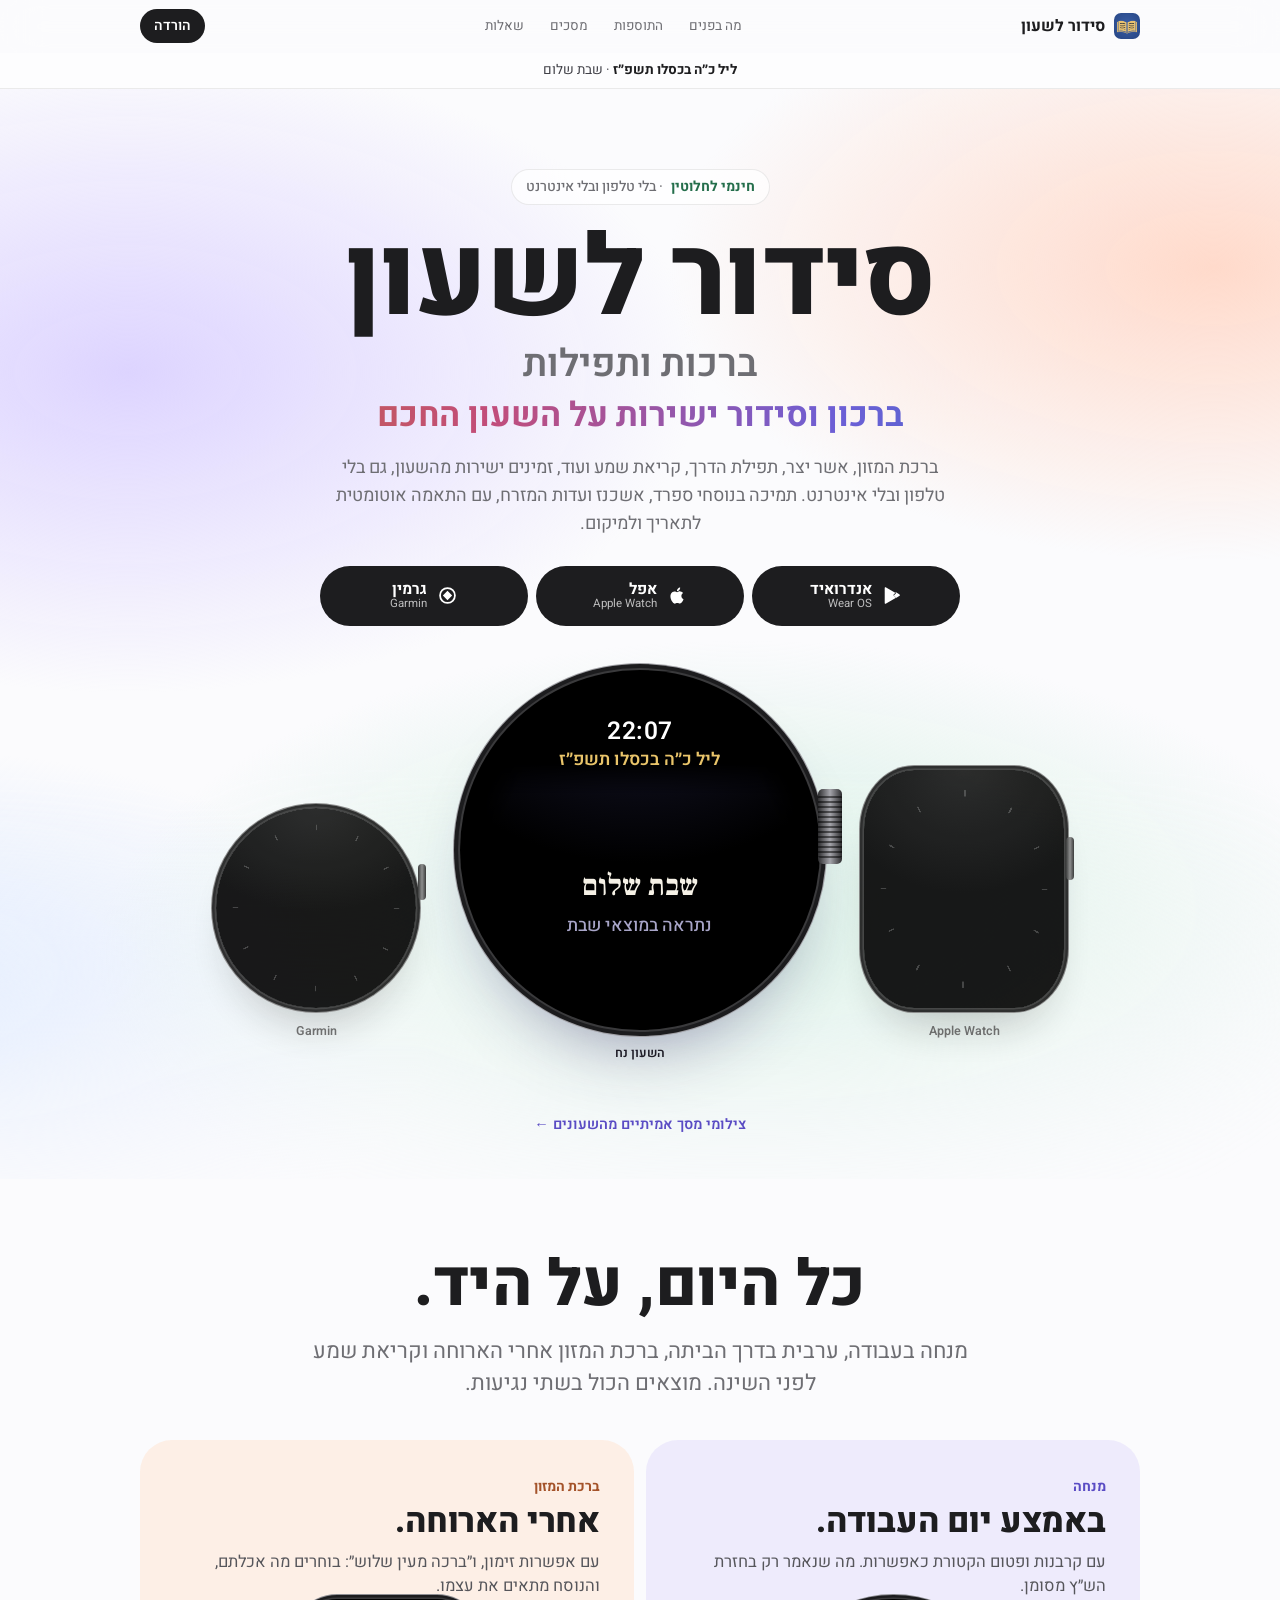
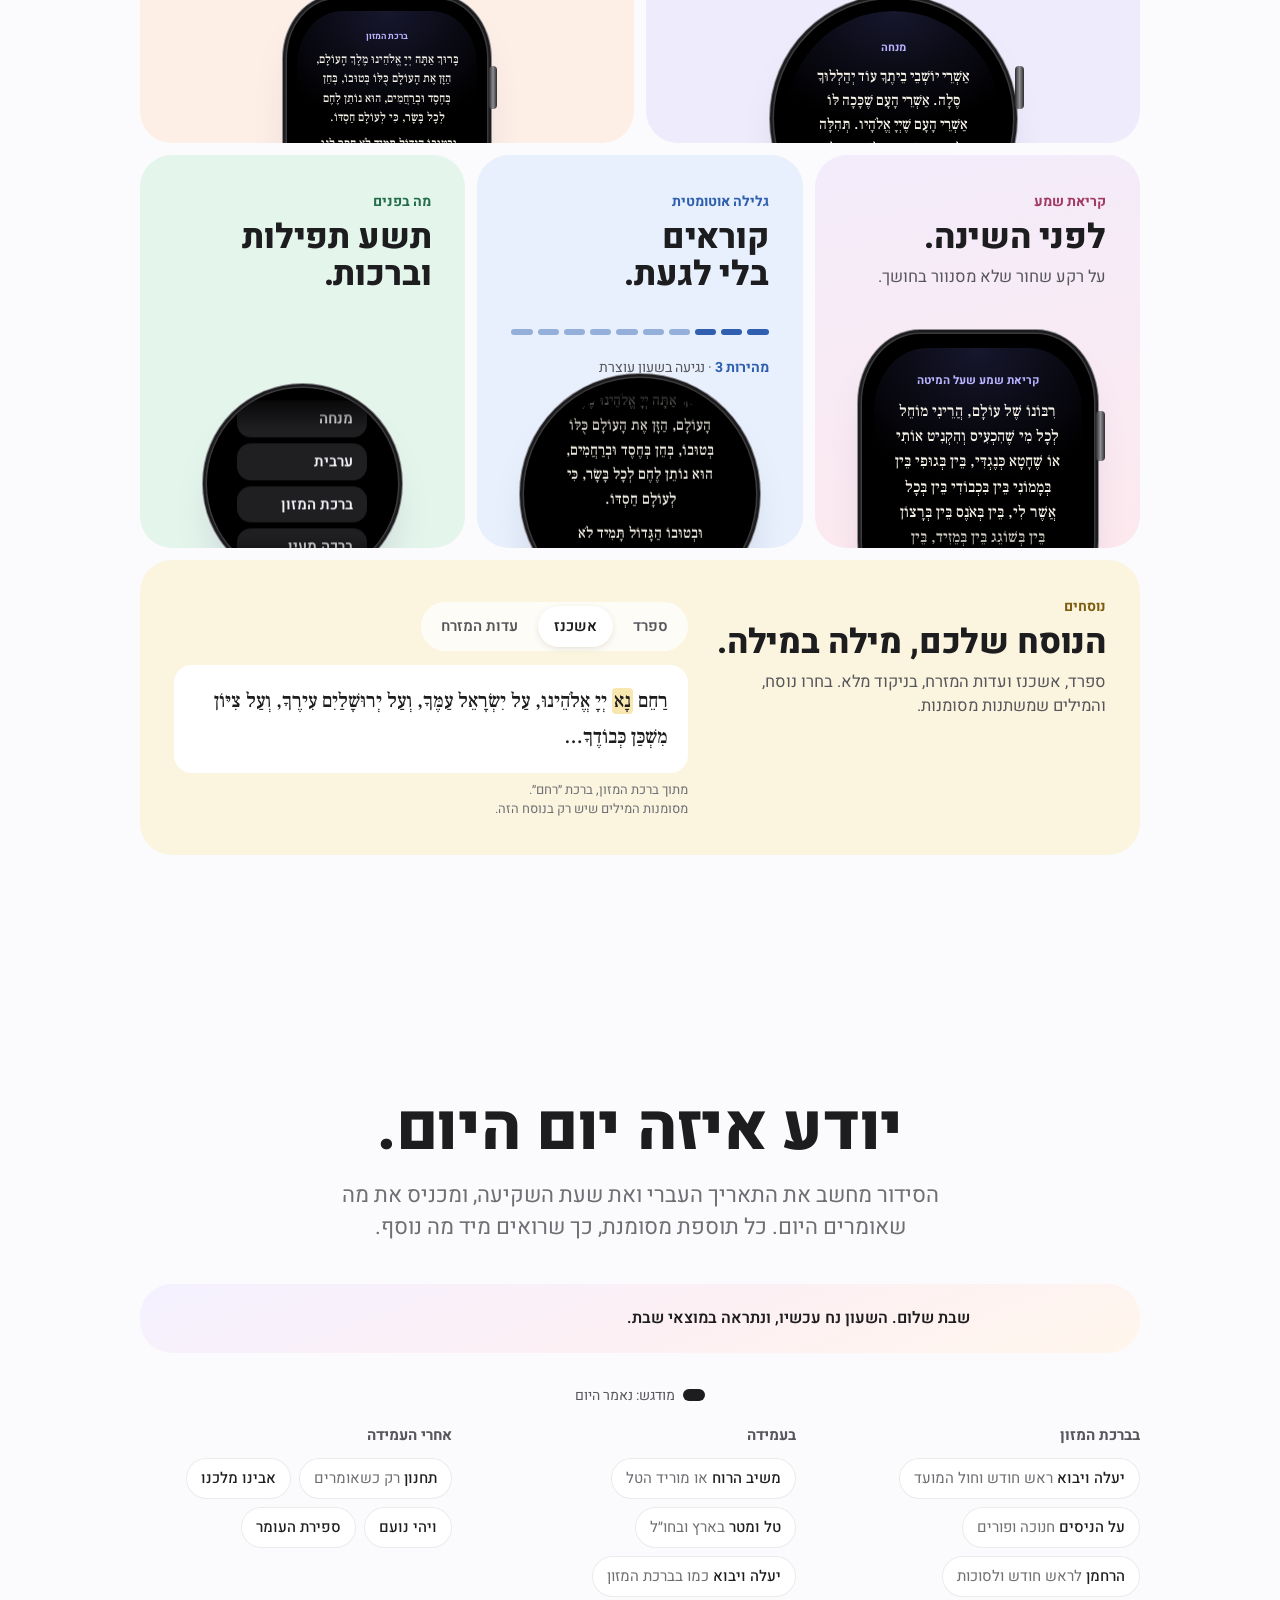
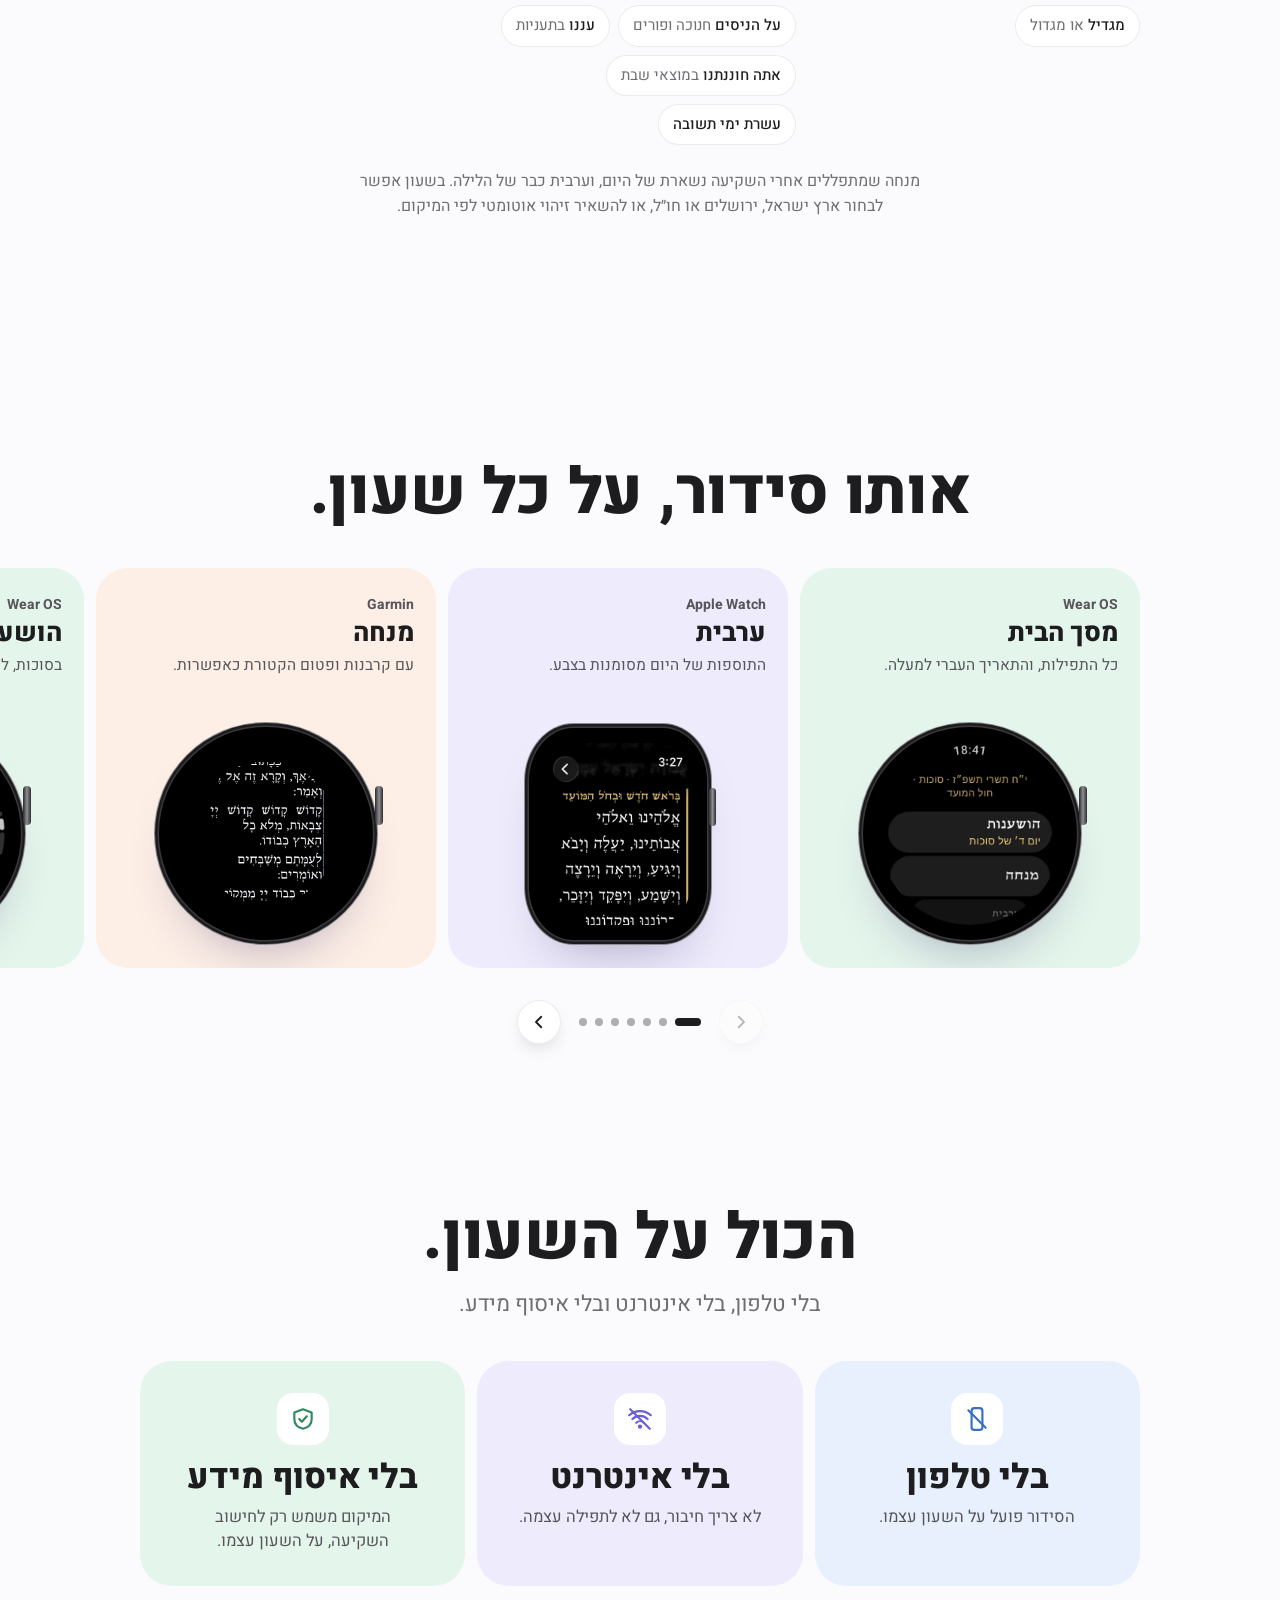
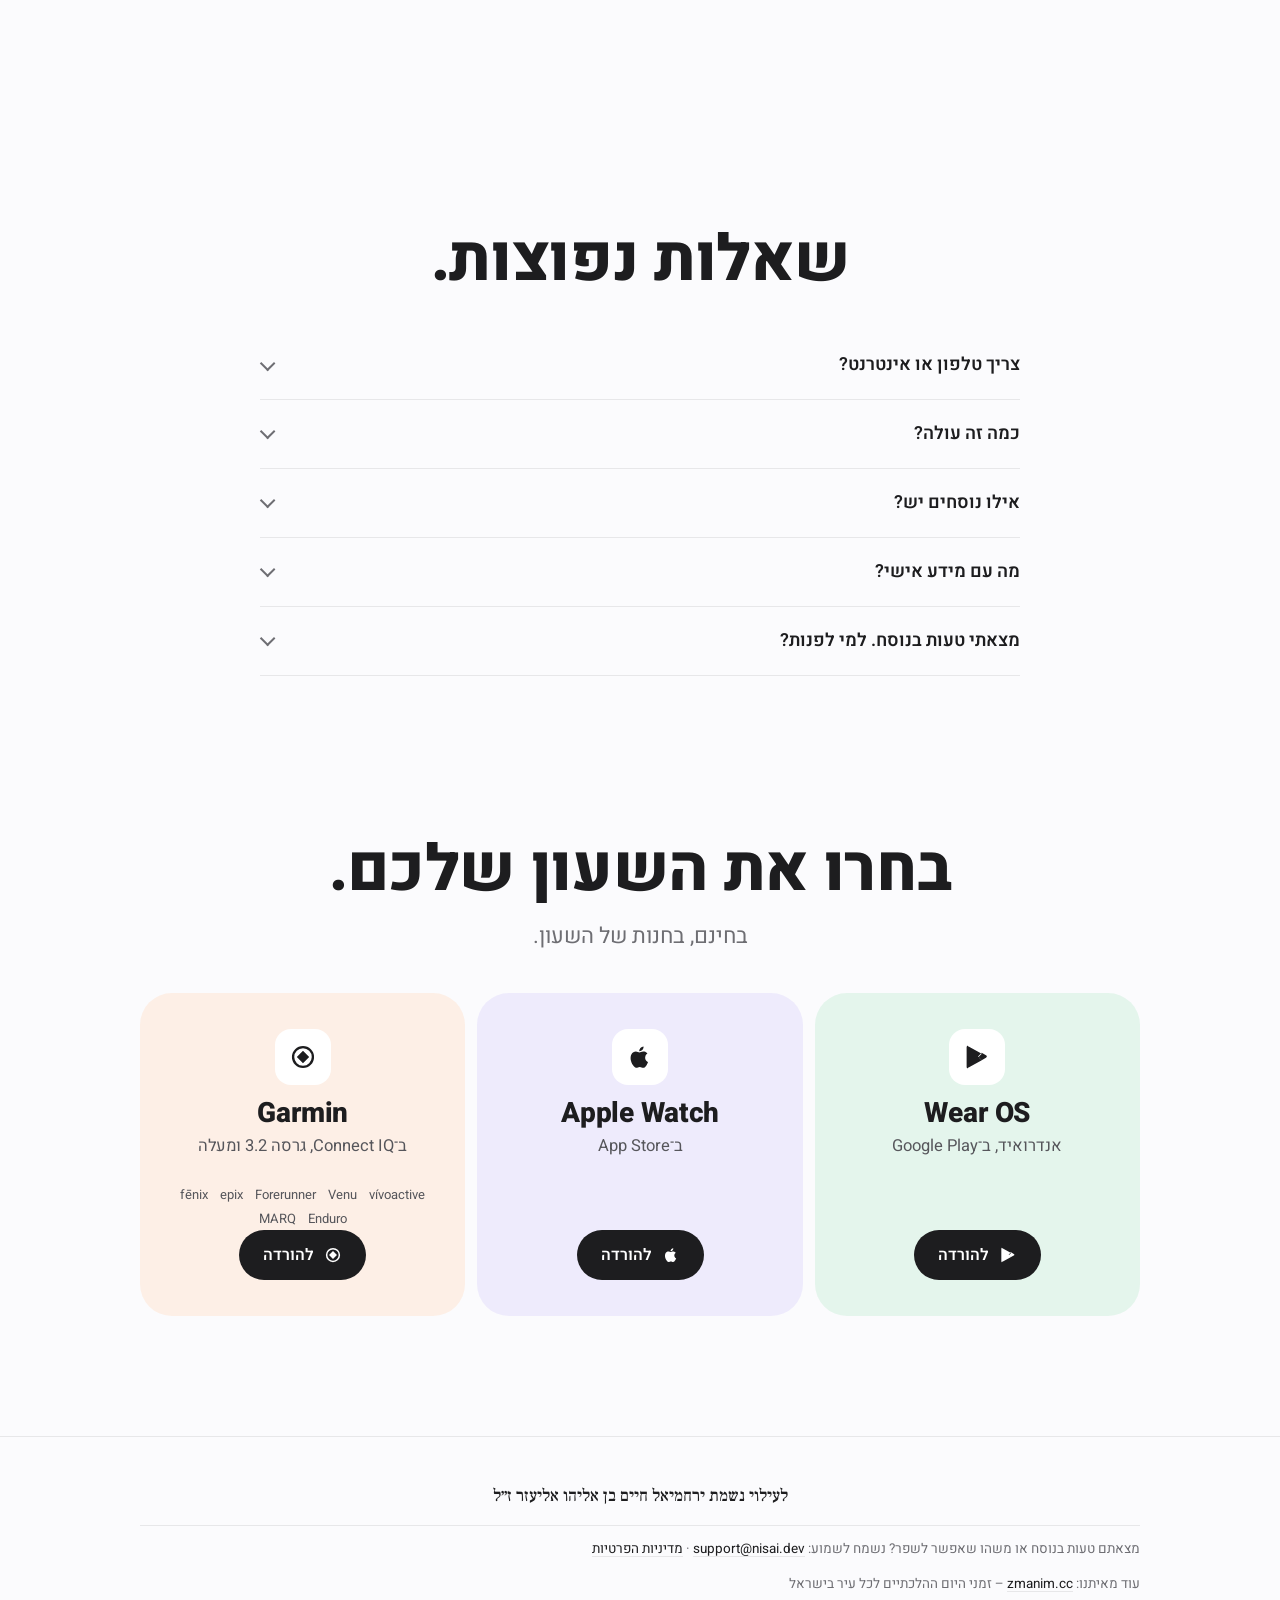
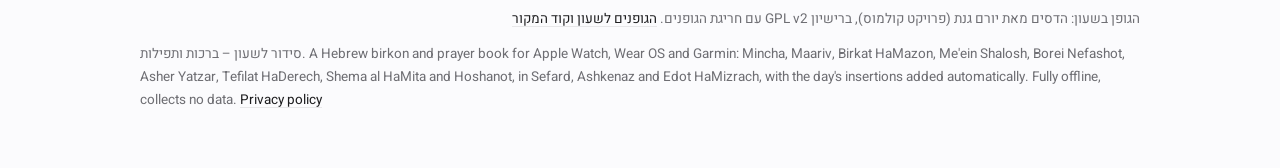
<file: index.html>
<!doctype html>
<html lang="he" dir="rtl">
<head>
<meta charset="utf-8">
<meta name="viewport" content="width=device-width, initial-scale=1, viewport-fit=cover">
<title>סידור לשעון – ברכות ותפילות</title>
<meta name="description" content="ברכון וסידור ישירות על השעון החכם: ברכת המזון, אשר יצר, תפילת הדרך, קריאת שמע ועוד, גם בלי טלפון ובלי אינטרנט. נוסחי ספרד, אשכנז ועדות המזרח. חינמי לחלוטין, ל־Apple Watch, Wear OS ו־Garmin.">
<meta property="og:title" content="סידור לשעון – ברכות ותפילות">
<meta property="og:description" content="ברכון וסידור ישירות על השעון החכם. Apple Watch, Wear OS ו־Garmin.">
<meta property="og:type" content="website">
<meta property="og:locale" content="he_IL">
<meta property="og:url" content="https://sidur.app/">
<meta name="twitter:card" content="summary_large_image">
<link rel="canonical" href="https://sidur.app/">
<meta property="og:image" content="https://sidur.app/assets/og.jpg">
<meta property="og:image:width" content="1200">
<meta property="og:image:height" content="630">
<meta property="og:image:alt" content="סידור לשעון: ברכון וסידור ישירות על השעון החכם">
<meta name="theme-color" content="#fbfbfd" id="themecolor">
<link rel="icon" href="assets/icon-96.png">
<link rel="apple-touch-icon" href="assets/icon.png">
<link rel="preload" href="assets/fonts/heebo-hebrew.woff2" as="font" type="font/woff2" crossorigin>
<link rel="preload" href="assets/fonts/frankruhl-hebrew.woff2" as="font" type="font/woff2" crossorigin>
<style>
@font-face { font-family: 'Frank Ruhl Libre'; font-style: normal; font-weight: 300 900; font-display: swap; src: url(assets/fonts/frankruhl-hebrew.woff2) format('woff2'); unicode-range: U+0307-0308, U+0590-05FF, U+200C-2010, U+20AA, U+25CC, U+FB1D-FB4F; }
@font-face { font-family: 'Frank Ruhl Libre'; font-style: normal; font-weight: 300 900; font-display: swap; src: url(assets/fonts/frankruhl-latin-ext.woff2) format('woff2'); unicode-range: U+0100-02BA, U+02BD-02C5, U+02C7-02CC, U+02CE-02D7, U+02DD-02FF, U+0304, U+0308, U+0329, U+1D00-1DBF, U+1E00-1E9F, U+1EF2-1EFF, U+2020, U+20A0-20AB, U+20AD-20C0, U+2113, U+2C60-2C7F, U+A720-A7FF; }
@font-face { font-family: 'Frank Ruhl Libre'; font-style: normal; font-weight: 300 900; font-display: swap; src: url(assets/fonts/frankruhl-latin.woff2) format('woff2'); unicode-range: U+0000-00FF, U+0131, U+0152-0153, U+02BB-02BC, U+02C6, U+02DA, U+02DC, U+0304, U+0308, U+0329, U+2000-206F, U+20AC, U+2122, U+2191, U+2193, U+2212, U+2215, U+FEFF, U+FFFD; }
@font-face { font-family: 'Heebo'; font-style: normal; font-weight: 400 800; font-display: swap; src: url(assets/fonts/heebo-hebrew.woff2) format('woff2'); unicode-range: U+0307-0308, U+0590-05FF, U+200C-2010, U+20AA, U+25CC, U+FB1D-FB4F; }
@font-face { font-family: 'Heebo'; font-style: normal; font-weight: 400 800; font-display: swap; src: url(assets/fonts/heebo-latin-ext.woff2) format('woff2'); unicode-range: U+0100-02BA, U+02BD-02C5, U+02C7-02CC, U+02CE-02D7, U+02DD-02FF, U+0304, U+0308, U+0329, U+1D00-1DBF, U+1E00-1E9F, U+1EF2-1EFF, U+2020, U+20A0-20AB, U+20AD-20C0, U+2113, U+2C60-2C7F, U+A720-A7FF; }
@font-face { font-family: 'Heebo'; font-style: normal; font-weight: 400 800; font-display: swap; src: url(assets/fonts/heebo-latin.woff2) format('woff2'); unicode-range: U+0000-00FF, U+0131, U+0152-0153, U+02BB-02BC, U+02C6, U+02DA, U+02DC, U+0304, U+0308, U+0329, U+2000-206F, U+20AC, U+2122, U+2191, U+2193, U+2212, U+2215, U+FEFF, U+FFFD; }
:root{
  --bg:#fbfbfd; --ink:#1d1d1f; --muted:#6e6e73; --hair:rgba(0,0,0,.08);
  --lav:#eeebfc; --lav-d:#5a4cc4; --mint:#e4f5ec; --mint-d:#246e4b; --peach:#fdefe6; --peach-d:#a4532a;
  --sky:#e7f0fc; --sky-d:#2f5fae; --butter:#fbf5df; --butter-d:#7d5e10; --rose:#fcebf1; --rose-d:#a33a63;
  --g:20px; --r:28px;
  --sans:'Heebo',-apple-system,'SF Pro Text','Segoe UI',Arial,sans-serif;
  --serif:'Frank Ruhl Libre','Times New Roman',serif;
  --ease:cubic-bezier(.16,1,.3,1);
}
*{box-sizing:border-box}
html{-webkit-text-size-adjust:100%;scroll-behavior:smooth;scroll-padding-top:60px}
body{margin:0;background:var(--bg);color:var(--ink);font:400 17px/1.55 var(--sans);-webkit-font-smoothing:antialiased;overflow-x:clip}
h1,h2,h3,p,ul,figure{margin:0}
ul{padding:0;list-style:none}
a{color:inherit;text-decoration:none}
button{font:inherit;color:inherit;background:none;border:0;padding:0;cursor:pointer}
:focus-visible{outline:2px solid var(--lav-d);outline-offset:3px;border-radius:8px}
svg.i{width:1em;height:1em;fill:currentColor;flex:none}
.wrap{max-width:1080px;margin-inline:auto;padding-inline:var(--g)}
.center{text-align:center}
h2{font-weight:800;font-size:clamp(34px,9vw,64px);line-height:1.08;letter-spacing:-.005em;text-wrap:balance}
.sub{color:var(--muted);font-size:clamp(18px,4.6vw,22px);line-height:1.45;margin-top:16px;text-wrap:pretty}
.center .sub,.privacy .sub{margin-inline:auto;max-width:30em}

/* ---------- nav ---------- */
.nav{position:sticky;top:0;z-index:50;background:rgba(251,251,253,.78);backdrop-filter:saturate(180%) blur(20px);-webkit-backdrop-filter:saturate(180%) blur(20px);border-bottom:1px solid transparent;transition:border-color .3s}
.nav.lined{border-bottom-color:var(--hair)}
.nav .in{height:52px;display:flex;align-items:center;justify-content:space-between}
.brand{display:flex;align-items:center;gap:9px;font-weight:700;font-size:16px}
.brand img{width:26px;height:26px;border-radius:7px}
.nav ul{display:none}
.nav.sb .get{opacity:0;pointer-events:none}
.nav .get{transition:opacity .3s;font-size:14px;font-weight:600;padding:6px 14px;border-radius:99px;background:var(--ink);color:#fff}

/* ---------- hero ---------- */
.hero{position:relative;padding-top:44px;overflow:hidden;text-align:center;isolation:isolate}
.hero::before{content:"";position:absolute;inset:-10% -30% auto;height:120%;z-index:-1;
  background:radial-gradient(40% 35% at 25% 30%,#ddd4ff 0%,transparent 70%),radial-gradient(38% 32% at 78% 22%,#ffdacb 0%,transparent 70%),radial-gradient(45% 35% at 55% 75%,#cfeedf 0%,transparent 70%),radial-gradient(35% 30% at 15% 80%,#d4e4ff 0%,transparent 70%);
  -webkit-mask-image:linear-gradient(#000 60%,#0000);mask-image:linear-gradient(#000 60%,#0000);animation:drift 22s ease-in-out infinite alternate}
@keyframes drift{to{transform:translate3d(-4%,3%,0) scale(1.08)}}
.badge{display:inline-flex;align-items:center;gap:8px;padding:6px 14px;border-radius:99px;background:rgba(255,255,255,.7);border:1px solid var(--hair);font-size:14px;font-weight:500;color:var(--muted)}
.badge b{color:var(--mint-d);font-weight:700}
.hero h1{margin-top:18px;font-weight:800;font-size:clamp(50px,15vw,112px);line-height:1;letter-spacing:-.01em}
.hero h1 .h1sub{display:block;margin-top:.28em;font-size:.34em;font-weight:600;letter-spacing:0;color:var(--muted)}
.hero .tag{margin-top:12px;font-weight:700;font-size:clamp(22px,6vw,34px);line-height:1.2;letter-spacing:0;
  background:linear-gradient(90deg,#c46a3a,#c24d7a 35%,#6c5fd6 70%,#3a6fc4);-webkit-background-clip:text;background-clip:text;color:transparent;text-wrap:balance}
.hero .lede{max-width:34em;margin:18px auto 0;color:var(--muted);font-size:18px;text-wrap:pretty}
.stores{display:grid;grid-template-columns:repeat(3,minmax(0,1fr));gap:8px;max-width:520px;margin:28px auto 0}
.store{display:flex;flex-direction:column;align-items:center;justify-content:center;gap:3px;min-height:70px;padding:10px 6px;border-radius:18px;background:var(--ink);color:#fff;transition:transform .3s var(--ease),background .3s}
.store svg{width:21px;height:21px}
.store b{display:block;font-size:15.5px;font-weight:700;line-height:1.15}
.store small{display:block;font-size:11.5px;opacity:.7;line-height:1.1}
.store:active{transform:scale(.97)}
.trio{position:relative;display:flex;justify-content:center;align-items:flex-end;gap:3.5vw;margin-top:44px;padding-bottom:40px}
.trio .w{--s:27vw;width:var(--s);animation:float 7s ease-in-out infinite}
.trio .w:nth-child(1),.trio .w:nth-child(3){--s:17vw;margin-bottom:30px}
.trio .live-w{--s:54vw;animation:none;margin-bottom:6px}
/* the live watch */
.live{position:relative;width:100%;aspect-ratio:1;border-radius:50%;background:#000;padding:4.5%;
  box-shadow:0 0 0 2px #3a3a3c,0 0 0 6px #1c1c1e,0 0 0 7px #a1a1a6,0 40px 70px -30px rgba(40,30,90,.45)}
.lscr{position:relative;width:100%;height:100%;border-radius:50%;overflow:hidden;-webkit-mask-image:radial-gradient(closest-side,#000 84%,#0000);mask-image:radial-gradient(closest-side,#000 84%,#0000);cursor:grab;user-select:none;-webkit-user-select:none;container-type:inline-size;
  background:radial-gradient(120% 90% at 50% 0%,#17172e 0%,#000 60%)}
.lscr:active{cursor:grabbing}
.lscr::after{content:"";position:absolute;inset:auto 0 0;height:24%;z-index:2;pointer-events:none;background:linear-gradient(#0000,#000)}
.lhead{position:absolute;top:0;inset-inline:0;z-index:2;padding:10cqw 0 6cqw;text-align:center;background:linear-gradient(#000 72%,#0000)}
.lhead b{display:block;font:600 7.5cqw/1 var(--sans);color:#fff;letter-spacing:.02em;direction:ltr}
.lhead span{display:block;margin-top:1.8cqw;font:600 5.4cqw/1.2 var(--sans);color:#e9c46a}
.lhead em{display:block;font-style:normal;font:500 5.2cqw/1.25 var(--sans);color:#b3b0d8;margin-top:.8cqw;padding-inline:18cqw;white-space:nowrap;overflow:hidden;text-overflow:ellipsis}
.lroll{padding:40cqw 13cqw 0;text-align:center;color:#f5f1e6;font:500 7cqw/1.6 var(--serif);will-change:transform}
.lroll p{margin-bottom:.6em}
.lroll .lt{font:700 5.2cqw var(--sans);color:#b9b2ff;letter-spacing:.04em}
.crown{position:absolute;right:-6%;top:33%;width:6.5%;height:21%;border-radius:5px;cursor:ns-resize;touch-action:none;
  background:linear-gradient(90deg,#2c2c2e,#a5a5ab 50%,#2c2c2e);overflow:visible}
.crown::before{content:"";position:absolute;inset:-30% -120%}
.crown i{position:absolute;inset:8% 0;border-radius:3px;background:repeating-linear-gradient(0deg,rgba(0,0,0,.5) 0 2px,transparent 2px 5px);background-position:0 calc(var(--cy,0px) + var(--sy,0px))}
.crown.nudge{animation:nudge 2.4s ease-in-out 3}
@keyframes nudge{25%{transform:translateX(18%)}40%{transform:none}55%{transform:translateX(18%)}70%{transform:none}}
.live-cap .dot{width:7px;height:7px;border-radius:50%;background:#34c759;animation:pulse 2s infinite}
@keyframes pulse{0%{box-shadow:0 0 0 0 rgba(52,199,89,.6)}70%,100%{box-shadow:0 0 0 7px rgba(52,199,89,0)}}

.trio .w:nth-child(3){animation-delay:-4.6s}
@keyframes float{50%{transform:translateY(-10px)}}
.trio .cap{display:block;white-space:nowrap;margin-top:14px;font-size:12.5px;font-weight:600;color:var(--muted)}
.trio .cap.live-cap{display:inline-flex;align-items:center;gap:7px;color:var(--ink)}

/* watch hardware */
.dev{position:relative;background:#000;padding:5%;border-radius:50%;aspect-ratio:1;
  box-shadow:0 0 0 1.5px #3a3a3c,0 0 0 4px #1c1c1e,0 0 0 5px #8e8e93,0 30px 50px -24px rgba(40,30,90,.35)}
.dev.sq{border-radius:25%;aspect-ratio:.84}
.dev img{display:block;width:100%;height:100%;object-fit:cover;border-radius:inherit}
.dev::after{content:"";position:absolute;right:-5%;top:28%;width:4%;height:18%;border-radius:4px;background:linear-gradient(90deg,#2c2c2e,#8e8e93,#2c2c2e)}

section{padding-block:80px}

/* ---------- bento ---------- */
.bento{display:grid;gap:12px;margin-top:40px}
.card{position:relative;border-radius:var(--r);padding:28px 24px;overflow:hidden;min-height:240px;isolation:isolate}
.card h3{font-weight:800;font-size:clamp(26px,7vw,34px);line-height:1.1;letter-spacing:-.005em;text-wrap:balance}
.card p{margin-top:10px;color:#56565b;font-size:16.5px;line-height:1.45;max-width:24em}
.card .lbl{font-weight:700;font-size:14px;margin-bottom:8px;display:block}
.lav{background:var(--lav)}.lav .lbl{color:var(--lav-d)}
.mint{background:var(--mint)}.mint .lbl{color:var(--mint-d)}
.peach{background:var(--peach)}.peach .lbl{color:var(--peach-d)}
.sky{background:var(--sky)}.sky .lbl{color:var(--sky-d)}
.butter{background:var(--butter)}.butter .lbl{color:var(--butter-d)}
.rose{background:var(--rose)}.rose .lbl{color:var(--rose-d)}
.card.night{background:linear-gradient(170deg,#f3ecfb,#fde9ee);color:var(--ink)}
.card.night p{color:#56565b}.card.night .lbl{color:var(--rose-d)}
.card .dev{width:62%;max-width:250px;margin:26px auto -28%;transition:transform .8s var(--ease)}
.card .dev.sq{width:54%}
.card.has-dev{padding-bottom:0}
.card:not(.has-dev){min-height:0}

/* auto-scroll card: real text scrolling on a watch */
.mini{position:relative;width:62%;max-width:240px;margin:26px auto -24%;aspect-ratio:1;border-radius:50%;background:#000;
  box-shadow:0 0 0 1.5px #3a3a3c,0 0 0 4px #1c1c1e,0 0 0 5px #8e8e93,0 30px 50px -24px rgba(40,30,90,.35)}
.mini .scr{position:absolute;inset:5%;border-radius:50%;overflow:hidden;-webkit-mask-image:linear-gradient(#0000,#000 20%,#000 80%,#0000);mask-image:linear-gradient(#0000,#000 20%,#000 80%,#0000)}
.roll{padding:0 14%;text-align:center;color:#f5f1e6;font:500 15px/1.65 var(--serif);will-change:transform}
.card .roll p{margin:0 0 .6em;color:inherit;font-size:inherit;max-width:none;line-height:inherit}
.speed{display:flex;gap:4px;margin-top:16px}

/* ---------- today ---------- */
.today .panel{margin-top:40px;border-radius:var(--r);background:linear-gradient(160deg,#f4f1ff 0%,#fdf0f4 55%,#fff6ec 100%);padding:28px 18px}
.days{display:flex;gap:4px;padding:4px;border-radius:99px;background:rgba(255,255,255,.7);width:max-content;max-width:100%;margin-inline:auto}
.days button{padding:8px 16px;border-radius:99px;font-size:15px;font-weight:600;color:var(--muted);transition:background .35s var(--ease),color .35s,box-shadow .35s}
.days button[aria-pressed="true"]{background:#fff;color:var(--ink);box-shadow:0 2px 10px -4px rgba(40,30,90,.25)}
.page{margin-top:20px;background:#fff;border-radius:20px;padding:22px 20px;font:500 19px/1.8 var(--serif);box-shadow:0 20px 40px -32px rgba(40,30,90,.4)}
.page .dim{color:#a1a1a6}
.slot{display:grid}
.ins>div{height:100%}
.ins{grid-area:1/1;visibility:hidden;transition:visibility 0s .5s}
.ins.on{visibility:visible;transition-delay:0s}
.ins .body{margin:10px 0;height:calc(100% - 20px);padding:10px 14px;border-radius:14px;background:var(--lav);opacity:0;transform:scale(.97);transition:opacity .4s,transform .6s var(--ease)}
.ins.rc .body{background:var(--mint)}
.ins .l{display:block;font:700 13px var(--sans);color:var(--lav-d);margin-bottom:2px}
.ins.rc .l{color:var(--mint-d)}
.ins.none .body{background:none;border:1px dashed rgba(0,0,0,.14);color:#6e6e73;font:500 15px/1.5 var(--sans);display:flex;align-items:center;justify-content:center;text-align:center}
.now{margin:0 auto 18px;max-width:40em;text-align:center;font-size:16px;color:#56565b}
.now b{color:var(--ink);font-weight:600}
.chips li.today{background:var(--ink);color:#fff;border-color:var(--ink)}
.today .panel.restp{padding:22px}
.today .panel.restp .now{margin:0}
.sr{position:absolute;width:1px;height:1px;overflow:hidden;clip:rect(0 0 0 0);white-space:nowrap}
.chips li.today span{color:rgba(255,255,255,.75)}
.ins.on .body{opacity:1;transform:none;transition-delay:.2s}
.note{margin-top:12px;text-align:center;font-size:14px;color:var(--muted)}
.groups{display:grid;gap:26px;margin-top:40px}
.grp h3{font-size:15px;font-weight:700;color:#56565b;margin-bottom:10px}
.chips{display:flex;flex-wrap:wrap;gap:8px}
.chips li{padding:8px 14px;border-radius:99px;background:#fff;border:1px solid var(--hair);font-size:15px;font-weight:500}
.chips li span{color:var(--muted);font-weight:400}
.fine{margin:24px auto 0;max-width:36em;text-align:center;color:var(--muted);font-size:16px}

/* ---------- screens ---------- */
.rail{display:flex;gap:12px;overflow-x:auto;scroll-snap-type:x mandatory;padding:40px var(--g) 10px;scroll-padding-inline:var(--g);scrollbar-width:none}
.rail::-webkit-scrollbar{display:none}
.slide{flex:none;width:76vw;max-width:340px;scroll-snap-align:start;border-radius:var(--r);padding:26px 22px 0;overflow:hidden;display:flex;flex-direction:column;min-height:400px}
.slide .lbl{font-weight:700;font-size:14px;color:#56565b}
.slide h3{font-weight:800;font-size:26px;letter-spacing:0;line-height:1.1;margin-top:4px}
.slide p{color:#56565b;font-size:15.5px;margin-top:6px}
.slide .dev{width:72%;margin:auto auto 28px}
.slide .dev.sq{width:60%}
.slide:nth-child(6n+1){background:var(--lav)}.slide:nth-child(6n+2){background:var(--peach)}.slide:nth-child(6n+3){background:var(--mint)}
.slide:nth-child(6n+4){background:var(--sky)}.slide:nth-child(6n+5){background:var(--rose)}.slide:nth-child(6n+6){background:var(--butter)}
.railnav{display:flex;justify-content:center;align-items:center;gap:18px;margin-top:22px}
.dotsrow{display:flex;justify-content:center;gap:8px}
.dotsrow button{position:relative;width:8px;height:8px;border-radius:99px;background:#aeaeb2;transition:width .4s var(--ease),background .3s}
.dotsrow button::before{content:"";position:absolute;inset:-10px -6px}
.dotsrow button.on{width:26px;background:var(--ink)}

/* ---------- privacy ---------- */
.privacy{text-align:center}
.privacy .row{display:grid;gap:12px;margin-top:40px}
.privacy .row .card,.privacy .card{min-height:0;text-align:center;padding:32px 22px}
.privacy .card p{margin-inline:auto}
.privacy .ico{width:52px;height:52px;border-radius:16px;margin:0 auto 14px;display:grid;place-items:center;background:#fff}
.privacy .ico svg{width:26px;height:26px;fill:none;stroke-width:2;stroke-linecap:round;stroke-linejoin:round}

/* ---------- faq ---------- */
.faq{max-width:760px;margin:36px auto 0}
.faq details{border-bottom:1px solid var(--hair)}
.faq summary{list-style:none;cursor:pointer;display:flex;justify-content:space-between;align-items:center;gap:16px;padding:20px 0;font-weight:600;font-size:18px}
.faq summary::-webkit-details-marker{display:none}
.faq summary::after{content:"";width:9px;height:9px;flex:none;border-inline-end:2px solid var(--muted);border-bottom:2px solid var(--muted);transform:rotate(45deg) translateY(-3px);transition:transform .35s var(--ease)}
.faq details[open] summary::after{transform:rotate(-135deg)}
.faq p{padding-bottom:20px;color:var(--muted)}
@supports (interpolate-size:allow-keywords){
  .faq{interpolate-size:allow-keywords}
  .faq details::details-content{block-size:0;overflow:hidden;transition:block-size .45s var(--ease),content-visibility .45s allow-discrete}
  .faq details[open]::details-content{block-size:auto}
}

/* ---------- download ---------- */
.dl{display:grid;gap:12px;margin-top:40px}
.dl .card{display:flex;flex-direction:column;align-items:center;text-align:center;min-height:0;padding:30px 22px 26px}
.dl .card .btn{margin-top:auto}
.dl .card p:last-of-type{margin-bottom:18px}
.dl .card .dev{width:120px;margin:0 0 22px}
.dl .card .dev.sq{width:104px}
.dl h3{font-size:28px}
.dl .card p{margin-top:6px}
.dl .btn{margin-top:18px;display:inline-flex;align-items:center;gap:10px;padding:13px 24px;border-radius:99px;background:var(--ink);color:#fff;font-weight:600;font-size:16px;transition:transform .3s var(--ease)}
.dl .btn svg{width:18px;height:18px}
.skip{position:absolute;top:-60px;right:12px;z-index:99;padding:10px 16px;border-radius:12px;background:var(--ink);color:#fff;font-weight:600}
.skip:focus{top:12px}
.dl .card p.models{color:#56565b;font-size:13px;margin-top:8px;direction:ltr;text-wrap:balance}
.dl .appic{display:grid;place-items:center;width:56px;height:56px;border-radius:16px;background:#fff;color:var(--ink);margin-bottom:14px}
.dl .appic svg{width:28px;height:28px}

footer{padding:48px 0 calc(88px + env(safe-area-inset-bottom,0px));border-top:1px solid var(--hair);font-size:13.5px;color:var(--muted);line-height:1.7}
footer .wrap{display:grid;gap:12px}
footer a{color:var(--ink);text-decoration:underline;text-decoration-color:var(--hair);text-underline-offset:3px}
footer .mem{font:500 17px var(--serif);color:var(--ink);text-align:center;padding-bottom:18px;border-bottom:1px solid var(--hair)}
.en{direction:ltr;text-align:left}

/* sticky download bar (phones) */
.sbar{position:fixed;inset-inline:12px;bottom:calc(12px + env(safe-area-inset-bottom,0px));z-index:40;display:flex;justify-content:center;transform:translateY(160%);transition:transform .5s var(--ease);pointer-events:none}
.sbar.show{transform:none}
.sbar a{pointer-events:auto;padding:14px 28px;border-radius:99px;background:rgba(29,29,31,.92);backdrop-filter:blur(12px);-webkit-backdrop-filter:blur(12px);color:#fff;font-weight:600;box-shadow:0 14px 30px -12px rgba(0,0,0,.4)}

/* motion */
.hero .in-1,.hero .in-2,.hero .in-3,.hero .in-4,.hero .in-5{animation:blurin 1s var(--ease) both}
.hero .in-2{animation-delay:.08s}.hero .in-3{animation-delay:.16s}.hero .in-4{animation-delay:.24s}.hero .in-5{animation-delay:.36s}
@keyframes blurin{from{opacity:0;transform:translateY(18px);filter:blur(8px)}}
.trio{animation:rise 1.2s .3s var(--ease) both}
@keyframes rise{from{opacity:0;transform:translateY(60px) scale(.96)}}
.js .rv{opacity:0;transform:translateY(28px) scale(.98);transition:opacity .9s var(--ease),transform 1s var(--ease);transition-delay:var(--d,0s)}
.js .rv.in{opacity:1;transform:none}
.card.in .dev,.card.in .mini{animation:lift 1.2s var(--ease) both;animation-delay:calc(var(--d,0s) + .15s)}
@keyframes lift{from{transform:translateY(40px)}}

@media (min-width:740px){
  :root{--g:40px;--r:32px}
  section{padding-block:120px}
  .nav ul{display:flex;gap:26px;font-size:13.5px;color:var(--muted)}
  .nav ul a:hover{color:var(--ink)}
  .hero{padding-top:80px}
  .store{min-height:60px;flex-direction:row;gap:10px;border-radius:99px}
  .store span{text-align:start}
  .stores{max-width:640px}
  .trio{gap:44px}
  .trio .w:nth-child(1),.trio .w:nth-child(3){--s:min(17vw,200px)}
  .trio .live-w{--s:min(32vw,360px)}
  .bento{grid-template-columns:repeat(6,1fr)}
  .bento .c2{grid-column:span 2}.bento .c3{grid-column:span 3}.bento .c4{grid-column:span 4}
  .card,.card:not(.has-dev){padding:36px 34px;min-height:300px}
  .card.has-dev{padding-bottom:0}
  .today .panel{padding:44px}
  .page{max-width:680px;margin-inline:auto;padding:30px 36px;font-size:21px}
  .rail{padding-inline:max(var(--g),calc((100% - 1080px)/2 + var(--g)));scroll-padding-inline:max(var(--g),calc((100% - 1080px)/2 + var(--g)))}
  .slide{width:340px}
  .privacy .row,.dl{grid-template-columns:repeat(3,1fr)}
  .sbar{display:none}
  .nav.sb .get{opacity:1!important;pointer-events:auto!important}
  footer{padding-bottom:56px}
}
@media (hover:hover){
  .store:hover{transform:translateY(-2px);background:#000}
  .card:hover .dev{transform:translateY(-8px)}
  .dl .btn:hover{transform:scale(1.04)}
}
@media (prefers-reduced-motion:reduce){
  html{scroll-behavior:auto}
  *,*::before,*::after{animation:none!important;transition-duration:.01s!important}
  .js .rv{opacity:1;transform:none}
}

/* ===== round 4 ===== */
/* today bar under the nav */
.js:not(.noheb) .todaybar{display:block;min-height:36px}
.todaybar{display:none;position:relative;z-index:1;text-align:center;font-size:13.5px;line-height:1.4;padding:8px var(--g);color:#3f3f46;background:rgba(255,255,255,.6);border-bottom:1px solid var(--hair)}
.todaybar.on{display:block}
@media (max-width:479px){.todaybar .tbi{display:none}}
.todaybar b{font-weight:700;color:var(--ink)}
.todaybar i{font-style:normal;color:var(--lav-d);font-weight:600}
.todaybar{cursor:pointer;text-decoration:none}
/* bento: devices sit at the bottom of their card */
.card.has-dev{display:flex;flex-direction:column}
.card.has-dev>.dev,.card.has-dev>.mini{margin-top:auto}
.card .dev,.card .mini{margin-bottom:-28%}
.card .lbl{margin-bottom:6px}
/* speed control */
.speed{gap:5px}
.speed button{flex:1;height:44px;padding:0;background:none;position:relative}
.speed button::after{content:"";position:absolute;inset:19px 0;border-radius:3px;background:rgba(47,95,174,.45);transition:background .3s}
.speed button.on::after{background:var(--sky-d)}
.speedv{font-size:14px!important;margin-top:4px!important}
.speedv span{font-weight:700;color:var(--sky-d)}
.mini{cursor:pointer}
.mini .paused{position:absolute;inset:auto 0 22%;margin:auto;width:max-content;padding:3px 10px;border-radius:99px;background:rgba(255,255,255,.9);color:var(--ink);font:600 12px var(--sans);opacity:0;transition:opacity .25s}
.mini.stopped .paused{opacity:1}
/* nine prayers as the watch's own menu */
.wscr{position:relative;width:min(260px,74%);aspect-ratio:1;margin:auto auto -12%;border-radius:50%;background:#000;overflow:hidden;box-shadow:0 0 0 1.5px #3a3a3c,0 0 0 4px #1c1c1e,0 0 0 5px #8e8e93,0 30px 50px -24px rgba(40,30,90,.35)}
.wscr::before{content:"";position:absolute;inset:0;z-index:1;pointer-events:none;border-radius:50%;background:linear-gradient(#000,#0000 22%,#0000 78%,#000)}
.wmenu{display:flex;flex-direction:column;gap:6px;padding:14px 16%;will-change:transform}
.wmenu li{padding:9px 14px;border-radius:14px;background:#1f1f22;color:#f2f2f7;font-size:15px;font-weight:600;line-height:1.25}
.wmenu li small{color:#e9c46a;font-weight:500;font-size:12.5px;margin-inline-start:6px}
/* nusach switcher */
.card.wide{display:grid;gap:22px;align-items:start}
.nbox{padding-top:6px}
.nseg{display:flex;gap:4px;padding:4px;border-radius:99px;background:rgba(255,255,255,.75);width:max-content;max-width:100%}
.nseg button{padding:9px 16px;min-height:40px;border-radius:99px;font-size:15px;font-weight:600;color:#56565b;transition:background .35s var(--ease),color .3s,box-shadow .35s}
.nseg button[aria-pressed="true"]{background:#fff;color:var(--ink);box-shadow:0 2px 10px -4px rgba(60,45,0,.3)}
.nline{display:grid;margin-top:14px;background:#fff;border-radius:18px;padding:18px 20px;font:500 20px/1.8 var(--serif)}
.nline p{grid-area:1/1;margin:0;max-width:none;color:var(--ink);font:inherit;opacity:0;transform:translateY(6px);transition:opacity .35s,transform .5s var(--ease);visibility:hidden}
.nline p.on{opacity:1;transform:none;visibility:visible}
.nline mark{background:#f8e8b0;color:inherit;border-radius:4px;padding:0 2px}
.nsrc{text-wrap:balance}
.privacy .card p{text-wrap:balance}
.nsrc{font-size:13px!important;color:#6e6e73!important;margin-top:8px!important}
/* screens: colour means the platform */
.slide[data-p="wear"]{background:var(--mint)}.slide[data-p="apple"]{background:var(--lav)}.slide[data-p="garmin"]{background:var(--peach)}
/* faq chevron points down */
.faq summary::after{border-inline-end:0;border-right:2px solid var(--muted)}
/* touch targets */
.days button{min-height:44px}
.dotsrow button::before{inset:-14px -6px}
.lroll .lt{letter-spacing:0}
/* garmin text crop needs breathing room inside the round bezel */
.dev img[src*="garmin"]{padding:11%;background:#000;-webkit-mask-image:radial-gradient(closest-side,#000 90%,#0000);mask-image:radial-gradient(closest-side,#000 90%,#0000)}
@media (max-width:739px){
  .card .dev,.card .mini{margin-bottom:-18%}
  .card.peach.has-dev{display:block;padding-bottom:28px;min-height:250px}
  .card.peach.has-dev>h3,.card.peach.has-dev>.lbl{max-width:none}
  .card.peach.has-dev>p{max-width:52%;text-wrap:pretty}
  .card.peach.has-dev>.dev{position:absolute;left:-5%;bottom:-6%;width:46%;margin:0}
  .card.peach .hface{font-size:9cqw}
  .trio{gap:6vw}
  .trio .w:nth-child(1),.trio .w:nth-child(3){--s:19vw}
  .trio .live-w{--s:50vw}
  /* privacy: one card, three rows */
  .privacy .row{gap:0;border-radius:var(--r);overflow:hidden}
  .privacy .row .card{display:grid;grid-template-columns:44px 1fr;column-gap:14px;align-items:center;text-align:start;padding:18px 20px;border-radius:0}
  .privacy .row .card .ico{grid-row:span 2;width:44px;height:44px;margin:0;border-radius:12px}
  .privacy .row .card h3{font-size:20px}
  .privacy .row .card p{margin:2px 0 0}
  /* download: rows, not tall cards */
  .dl{gap:10px}
  .dl .card{flex-direction:row;flex-wrap:wrap;align-items:center;text-align:start;padding:16px 18px;gap:0 14px}
  .dl .appic{width:48px;height:48px;border-radius:14px;margin:0}
  .dl .appic svg{width:24px;height:24px}
  .dl .card .dev::after{display:none}
  .dl .card>h3{font-size:21px;flex:1}
  .dl .card>p{flex-basis:100%;order:3;margin:6px 0 0!important;font-size:14.5px}
  .dl .card>p.models{font-size:12.5px;margin-top:2px!important;text-align:right}
  .dl .card .btn{margin:0;padding:10px 18px;order:2}
  section{padding-block:64px}
}
@media (min-width:740px){
  .bento .c6{grid-column:span 6}
  .bento .c2.has-dev>.dev,.bento .c2.has-dev>.mini{width:90%;max-width:none;margin-bottom:-24%}
  .groups{grid-template-columns:repeat(3,1fr);gap:32px}
  .card.wide{grid-template-columns:1fr 1.3fr;align-items:start;min-height:0}
}

/* ===== round 7 ===== */
[hidden]{display:none!important}
.lroll.resting{padding-top:56cqw;animation:wake 1.6s .3s var(--ease) both}
@keyframes wake{from{opacity:0;transform:translateY(8px)}}
.lroll .rest{font:700 9cqw/1.2 var(--serif);color:#f5f1e6;margin-bottom:.3em}
.lroll .rest2{font:500 5.4cqw/1.3 var(--sans);color:#a8a5c8}
.lpause{position:absolute;left:50%;bottom:18%;transform:translateX(-50%);z-index:3;padding:3px 12px;border-radius:99px;background:rgba(255,255,255,.92);color:var(--ink);font:600 13px var(--sans);opacity:0;transition:opacity .25s;pointer-events:none}
.live.stopped .lpause{opacity:1}
.crown:disabled{cursor:default}
.hero.resting .trio .w:not(.live-w) .dev img,.hero.resting .trio .hface{opacity:0}
.hero.resting .trio .w:not(.live-w){filter:saturate(0) brightness(.92);opacity:.9}
.hero.resting .trio .w:not(.live-w) .dev{background:radial-gradient(120% 90% at 50% 0%,#17172e,#000 60%)}
.ins:not(.on) .body{transition:opacity .18s,transform .3s}
.ins.on .body{transition-delay:.06s}
.rail-wrap{position:relative}
.rarrow{display:none}
@media (hover:hover) and (min-width:740px){
  .rarrow{display:grid;place-items:center;position:static;width:44px;height:44px;border-radius:50%;background:rgba(255,255,255,.92);border:1px solid var(--hair);box-shadow:0 8px 20px -10px rgba(0,0,0,.3);transition:transform .2s}
  .rarrow:hover{transform:scale(1.06)}
  .rarrow:disabled{opacity:.3;pointer-events:none}
  .rarrow svg{width:18px;height:18px;fill:none;stroke:var(--ink);stroke-width:2.4;stroke-linecap:round;stroke-linejoin:round}

}
.todaybar .soon{color:var(--peach-d);font-weight:600}
.hero.off::before{animation-play-state:paused}
.hero.mincha::before{filter:hue-rotate(-18deg) saturate(1.2)}
.qa .hero [class*=in-],.qa .trio{animation:none!important}
@media (max-width:479px){.trio .w:nth-child(1),.trio .w:nth-child(3){display:none}.trio .live-w{--s:66vw}}
@media (min-width:740px) and (max-height:880px){.hero{padding-top:36px}.hero .badge{display:none}.hero h1{margin-top:0;font-size:76px}.hero .lede{margin-top:10px;max-width:42em}.stores{margin-top:18px}.trio{margin-top:22px}}
@media (max-width:479px){.hero{padding-top:28px}.hero .lede{font-size:16.5px;margin-top:12px}.stores{margin-top:20px}.trio{margin-top:26px}}
@media (max-width:379px){.hero .badge{display:none}.hero h1{margin-top:0}}
.hero.resting .trio .w:not(.live-w) .dev::before{content:"";position:absolute;inset:5%;border-radius:inherit;background:repeating-conic-gradient(from 0deg,rgba(255,255,255,.22) 0 1deg,transparent 1deg 30deg);-webkit-mask:radial-gradient(closest-side,transparent 86%,#000 87%,#000 92%,transparent 93%);mask:radial-gradient(closest-side,transparent 86%,#000 87%,#000 92%,transparent 93%);z-index:1}

/* watch faces drawn from the app's own texts (no repeated screenshots) */
.dev.live-face{container-type:inline-size}
.hface{position:absolute;inset:5%;border-radius:inherit;overflow:hidden;background:radial-gradient(120% 90% at 50% 0%,#17172e 0%,#000 60%);padding:15cqw 13cqw 0;text-align:center;color:#f5f1e6;font:500 7.6cqw/1.62 var(--serif);
  -webkit-mask-image:linear-gradient(#000 70%,#0000);mask-image:linear-gradient(#000 70%,#0000)}
.dev.sq .hface{padding:12cqw 10cqw 0}
.hface p{margin:0 0 .55em}
.card .hface p{margin:0 0 .55em;color:#f5f1e6;font-size:inherit;line-height:inherit;max-width:none}
.hface .hclock{font:600 7.5cqw/1 var(--sans);color:#fff;direction:ltr;margin-bottom:.5em}
.trio .hface{padding-top:10cqw}
.card .hface .ht{font:700 5.6cqw var(--sans);color:#b9b2ff;margin-bottom:.8em}
@media (min-width:740px){.bento .c3.has-dev>.dev{width:56%;max-width:280px;margin-bottom:-22%}.bento .c3.has-dev>.dev.sq{width:47%;max-width:235px}}
.proof{display:inline-block;margin:-42px auto 30px;font-size:14.5px;font-weight:600;color:var(--lav-d);text-decoration:none;padding:12px 16px;border-radius:99px}
@media (max-width:479px){.proof{margin-top:-56px}}
.proof:hover{background:rgba(255,255,255,.7)}
.mlink{margin-inline-start:auto;margin-inline-end:14px;font-size:14px;font-weight:600;color:var(--muted);padding:10px 4px}
@media (min-width:740px){.mlink{display:none}#features{padding-top:72px}}
.dl .models{display:flex;flex-wrap:wrap;justify-content:center;gap:4px 12px;margin:8px 0 0;font-size:13px;color:#56565b;list-style:none;padding:0}
.dl .models li{white-space:nowrap}
@media (max-width:739px){.dl .card>.models{flex-basis:100%;max-width:17em;order:3;justify-content:flex-end;margin-top:2px}}
.legend{margin:32px 0 0;text-align:center;font-size:14px;color:#56565b}
.legend .chip-dot{display:inline-block;width:22px;height:12px;border-radius:99px;background:var(--ink);vertical-align:-1px;margin-inline-end:8px}
.legend+.groups{margin-top:18px}
</style>
</head>
<body>
<a class="skip" href="#features">דלג לתוכן</a>
<script>document.documentElement.classList.add('js');try{new Intl.DateTimeFormat('en-u-ca-hebrew').formatToParts(new Date())}catch(e){document.documentElement.classList.add('noheb')}if(/[?&]qa/.test(location.search))document.documentElement.classList.add('qa')</script>

<svg width="0" height="0" style="position:absolute" aria-hidden="true">
  <symbol id="i-apple" viewBox="0 0 24 24"><path d="M16.4 12.6c0-2.3 1.9-3.4 2-3.5-1.1-1.6-2.8-1.8-3.4-1.8-1.4-.15-2.8.85-3.5.85s-1.8-.8-3-.8c-1.5 0-3 .9-3.8 2.3-1.6 2.8-.4 7 1.2 9.3.8 1.1 1.7 2.4 2.9 2.35 1.2-.05 1.6-.75 3-.75s1.8.75 3 .72c1.25-.02 2.05-1.15 2.8-2.28.9-1.3 1.25-2.55 1.27-2.62-.03-.01-2.45-.94-2.47-3.7ZM14.1 5.8c.63-.77 1.06-1.83.94-2.9-.91.04-2.02.61-2.67 1.37-.58.67-1.1 1.76-.96 2.8 1.02.08 2.05-.52 2.69-1.27Z"/></symbol>
  <symbol id="i-play" viewBox="0 0 24 24"><path d="M3.6 2.3c-.3.3-.5.8-.5 1.4v16.6c0 .6.2 1.1.5 1.4l.1.1 9.3-9.3v-.2L3.7 2.2l-.1.1Zm12.4 12.5-3.1-3.1v-.2l3.1-3.1 3.7 2.1c1 .6 1 1.5 0 2.1l-3.7 2.2Zm.1-.1-3.2-3.2-9.2 9.2c.3.4.9.4 1.5.1l10.9-6.1Zm0-5.4L5.2 3.2c-.6-.3-1.2-.3-1.5.1l9.2 9.2 3.2-3.2Z"/></symbol>
  <symbol id="i-garmin" viewBox="0 0 24 24"><path fill-rule="evenodd" d="M12 2.5a9.5 9.5 0 1 0 0 19 9.5 9.5 0 0 0 0-19Zm0 2a7.5 7.5 0 1 1 0 15 7.5 7.5 0 0 1 0-15Zm0 2.2L17.3 12 12 17.3 6.7 12 12 6.7Z"/></symbol>
</svg>

<nav class="nav" id="nav"><div class="wrap in">
  <a class="brand" href="#top"><img src="assets/icon-96.png" alt="" width="26" height="26">סידור לשעון</a>
  <ul><li><a href="#features">מה בפנים</a></li><li><a href="#today">התוספות</a></li><li><a href="#screens">מסכים</a></li><li><a href="#faq">שאלות</a></li></ul>
  <a class="mlink" href="#features">מה בפנים</a>
  <a class="get" href="#download">הורדה</a>
</div></nav>
<a class="todaybar" id="todaybar" href="#today"></a>

<main id="top">
<header class="hero">
  <div class="wrap">
    <div class="badge in-1"><b>חינמי לחלוטין</b> · בלי טלפון ובלי אינטרנט</div>
    <h1 class="in-2">סידור לשעון <span class="h1sub">ברכות ותפילות</span></h1>
    <p class="tag in-3">ברכון וסידור ישירות על השעון החכם</p>
    <p class="lede in-4">ברכת המזון, אשר יצר, תפילת הדרך, קריאת שמע ועוד, זמינים ישירות מהשעון, גם בלי טלפון ובלי אינטרנט. תמיכה בנוסחי ספרד, אשכנז ועדות המזרח, עם התאמה אוטומטית לתאריך ולמיקום.</p>
    <div class="stores in-5">
      <a class="store" href="https://play.google.com/store/apps/details?id=com.noam.birkon" target="_blank" rel="noopener"><svg class="i"><use href="#i-play"/></svg><span><b>אנדרואיד</b><small>Wear OS</small></span></a>
      <a class="store" href="https://apps.apple.com/app/%D7%91%D7%A8%D7%9B%D7%95%D7%9F-%D7%9C%D7%A9%D7%A2%D7%95%D7%9F/id6816498769" target="_blank" rel="noopener"><svg class="i"><use href="#i-apple"/></svg><span><b>אפל</b><small>Apple Watch</small></span></a>
      <a class="store" href="https://apps.garmin.com/apps/5a3bef7b-743d-4c35-bd46-21d68fb27724" target="_blank" rel="noopener"><svg class="i"><use href="#i-garmin"/></svg><span><b>גרמין</b><small>Garmin</small></span></a>
    </div>
    <div class="trio">
      <div class="w" aria-hidden="true"><div class="dev sq live-face"><div class="hface"><p class="hclock">--:--</p><p class="ht">אשר יצר</p><p>בָּרוּךְ אַתָּה יְיָ אֱלֹהֵינוּ מֶלֶךְ הָעוֹלָם, אֲשֶׁר יָצַר אֶת הָאָדָם בְּחָכְמָה, וּבָרָא בוֹ נְקָבִים נְקָבִים, חֲלוּלִים חֲלוּלִים.</p><p>גָּלוּי וְיָדוּעַ לִפְנֵי כִסֵּא כְבוֹדֶךָ, שֶׁאִם יִפָּתֵחַ אֶחָד מֵהֶם, אוֹ יִסָּתֵם אֶחָד מֵהֶם, אִי אֶפְשַׁר לְהִתְקַיֵּם וְלַעֲמֹד לְפָנֶיךָ אֲפִילוּ שָׁעָה אֶחָת.</p></div></div><span class="cap">Apple Watch</span></div>
      <div class="w live-w">
        <div class="live">
          <div class="lscr" id="lscr" role="button" tabindex="0" aria-label="שעון חי">
            <div class="lhead"><b id="lclock">--:--</b><span id="ldate"></span><em id="lday"></em></div>
            <div class="lroll" id="lroll" aria-hidden="true">
              <p class="lt">ברכת המזון</p>
              <p>בָּרוּךְ אַתָּה יְיָ אֱלֹהֵינוּ מֶלֶךְ הָעוֹלָם, הַזָּן אֶת הָעוֹלָם כֻּלּוֹ בְּטוּבוֹ, בְּחֵן בְּחֶסֶד וּבְרַחֲמִים, הוּא נוֹתֵן לֶחֶם לְכָל בָּשָׂר, כִּי לְעוֹלָם חַסְדּוֹ.</p>
              <p>וּבְטוּבוֹ הַגָּדוֹל תָּמִיד לֹא חָסַר לָנוּ, וְאַל יֶחְסַר לָנוּ מָזוֹן לְעוֹלָם וָעֶד, בַּעֲבוּר שְׁמוֹ הַגָּדוֹל.</p>
              <p>כִּי הוּא אֵל זָן וּמְפַרְנֵס לַכֹּל וּמֵטִיב לַכֹּל, וּמֵכִין מָזוֹן לְכָל בְּרִיּוֹתָיו אֲשֶׁר בָּרָא. כָּאָמוּר: פּוֹתֵחַ אֶת יָדֶךָ, וּמַשְׂבִּיעַ לְכָל חַי רָצוֹן.</p>
              <p>בָּרוּךְ אַתָּה יְיָ, הַזָּן אֶת הַכֹּל.</p>
              <p>נוֹדֶה לְּךָ יְיָ אֱלֹהֵינוּ, עַל שֶׁהִנְחַלְתָּ לַאֲבוֹתֵינוּ אֶרֶץ חֶמְדָּה טוֹבָה וּרְחָבָה, וְעַל שֶׁהוֹצֵאתָנוּ יְיָ אֱלֹהֵינוּ מֵאֶרֶץ מִצְרַיִם, וּפְדִיתָנוּ מִבֵּית עֲבָדִים,</p>
              <p>וְעַל בְּרִיתְךָ שֶׁחָתַמְתָּ בִּבְשָׂרֵנוּ, וְעַל תּוֹרָתְךָ שֶׁלִּמַּדְתָּנוּ, וְעַל חֻקֶּיךָ שֶׁהוֹדַעְתָּנוּ, וְעַל חַיִּים חֵן וָחֶסֶד שֶׁחוֹנַנְתָּנוּ,</p>
              <p>וְעַל אֲכִילַת מָזוֹן שָׁאַתָּה זָן וּמְפַרְנֵס אוֹתָנוּ תָּמִיד, בְּכָל יוֹם וּבְכָל עֵת וּבְכָל שָׁעָה.</p>
            </div>
          </div>
          <span class="lpause" aria-hidden="true">עצרה</span>
          <button class="crown" id="crown" aria-label="כתר השעון: חצים למעלה ולמטה גוללים את הטקסט"><i></i></button>
        </div>
        <span class="cap live-cap" id="lcap"><span class="dot"></span>חי · סובבו את הכתר</span>
      </div>
      <div class="w" aria-hidden="true"><div class="dev live-face"><div class="hface"><p class="hclock">--:--</p><p class="ht">בורא נפשות</p><p>בָּרוּךְ אַתָּה יְיָ אֱלֹהֵינוּ מֶלֶךְ הָעוֹלָם, בּוֹרֵא נְפָשׁוֹת רַבּוֹת וְחֶסְרוֹנָן, עַל כָּל מַה שֶּׁבָּרָאתָ לְהַחֲיוֹת בָּהֶם נֶפֶשׁ כָּל חָי.</p><p>בָּרוּךְ חֵי הָעוֹלָמִים.</p></div></div><span class="cap">Garmin</span></div>
    </div>
    <a class="proof" href="#screens">צילומי מסך אמיתיים מהשעונים ←</a>
  </div>
</header>

<section id="features">
  <div class="wrap">
    <div class="center rv"><h2>כל היום, על היד.</h2><p class="sub">מנחה בעבודה, ערבית בדרך הביתה, ברכת המזון אחרי הארוחה וקריאת שמע לפני השינה. מוצאים הכול בשתי נגיעות.</p></div>
    <div class="bento">
      <article class="card lav has-dev c3 rv"><span class="lbl">מנחה</span><h3>באמצע יום העבודה.</h3><p>עם קרבנות ופטום הקטורת כאפשרות. מה שנאמר רק בחזרת הש״ץ מסומן.</p><div class="dev live-face"><div class="hface" aria-hidden="true"><p class="ht">מנחה</p><p>אַשְׁרֵי יוֹשְׁבֵי בֵיתֶךָ עוֹד יְהַלְלוּךָ סֶּלָה. אַשְׁרֵי הָעָם שֶׁכָּכָה לּוֹ אַשְׁרֵי הָעָם שֶׁיְיָ אֱלֹהָיו. תְּהִלָּה לְדָוִד אֲרוֹמִמְךָ אֱלוֹהַי הַמֶּלֶךְ וַאֲבָרְכָה שִׁמְךָ לְעוֹלָם וָעֶד.</p><p>בְּכָל יוֹם אֲבָרְכֶךָּ וַאֲהַלְלָה שִׁמְךָ לְעוֹלָם וָעֶד. גָּדוֹל יְיָ וּמְהֻלָּל מְאֹד וְלִגְדֻלָּתוֹ אֵין חֵקֶר. דּוֹר לְדוֹר יְשַׁבַּח מַעֲשֶׂיךָ וּגְבוּרֹתֶיךָ יַגִּידוּ. הֲדַר כְּבוֹד הוֹדֶךָ וְדִבְרֵי נִפְלְאֹתֶיךָ אָשִׂיחָה.</p></div></div></article>
      <article class="card peach has-dev c3 rv" style="--d:.08s"><span class="lbl">ברכת המזון</span><h3>אחרי הארוחה.</h3><p>עם אפשרות זימון, ו״ברכה מעין שלוש״: בוחרים מה אכלתם, והנוסח מתאים את עצמו.</p><div class="dev sq live-face"><div class="hface" aria-hidden="true"><p class="ht">ברכת המזון</p><p>בָּרוּךְ אַתָּה יְיָ אֱלֹהֵינוּ מֶלֶךְ הָעוֹלָם, הַזָּן אֶת הָעוֹלָם כֻּלּוֹ בְּטוּבוֹ, בְּחֵן בְּחֶסֶד וּבְרַחֲמִים, הוּא נוֹתֵן לֶחֶם לְכָל בָּשָׂר, כִּי לְעוֹלָם חַסְדּוֹ.</p><p>וּבְטוּבוֹ הַגָּדוֹל תָּמִיד לֹא חָסַר לָנוּ, וְאַל יֶחְסַר לָנוּ מָזוֹן לְעוֹלָם וָעֶד, בַּעֲבוּר שְׁמוֹ הַגָּדוֹל.</p></div></div></article>
      <article class="card night has-dev c2 rv"><span class="lbl">קריאת שמע</span><h3>לפני השינה.</h3><p>על רקע שחור שלא מסנוור בחושך.</p><div class="dev sq live-face"><div class="hface" aria-hidden="true"><p class="ht">קריאת שמע שעל המיטה</p><p>רִבּוֹנוֹ שֶׁל עוֹלָם, הֲרֵינִי מוֹחֵל לְכָל מִי שֶׁהִכְעִיס וְהִקְנִיט אוֹתִי אוֹ שֶׁחָטָא כְּנֶגְדִּי, בֵּין בְּגוּפִי בֵּין בְּמָמוֹנִי בֵּין בִּכְבוֹדִי בֵּין בְּכָל אֲשֶׁר לִי, בֵּין בְּאֹנֶס בֵּין בְּרָצוֹן בֵּין בְּשׁוֹגֵג בֵּין בְּמֵזִיד, בֵּין בְּדִבּוּר בֵּין בְּמַעֲשֶׂה, בֵּין בְּגִלְגּוּל זֶה בֵּין בְּגִלְגּוּל אַחֵר, לְכָל בַּר יִשְׂרָאֵל, וְלֹא יֵעָנֵשׁ שׁוּם אָדָם בְּסִבָּתִי.</p></div></div></article>
      <article class="card sky has-dev c2 rv" style="--d:.08s"><span class="lbl">גלילה אוטומטית</span><h3>קוראים בלי לגעת.</h3>
        <div class="speed" id="speed" role="radiogroup" aria-label="מהירות הגלילה"><button role="radio" aria-label="מהירות 1"></button><button role="radio" aria-label="מהירות 2"></button><button role="radio" aria-label="מהירות 3"></button><button role="radio" aria-label="מהירות 4"></button><button role="radio" aria-label="מהירות 5"></button><button role="radio" aria-label="מהירות 6"></button><button role="radio" aria-label="מהירות 7"></button><button role="radio" aria-label="מהירות 8"></button><button role="radio" aria-label="מהירות 9"></button><button role="radio" aria-label="מהירות 10"></button></div>
        <p class="speedv"><span id="speedv">מהירות 3</span> · נגיעה בשעון עוצרת</p>
        <div class="mini" id="mini" role="button" tabindex="0" aria-pressed="false" aria-label="עצירה והמשך של הגלילה"><div class="scr"><div class="roll" id="roll">
          <p>בָּרוּךְ אַתָּה יְיָ אֱלֹהֵינוּ מֶלֶךְ הָעוֹלָם, הַזָּן אֶת הָעוֹלָם כֻּלּוֹ בְּטוּבוֹ, בְּחֵן בְּחֶסֶד וּבְרַחֲמִים, הוּא נוֹתֵן לֶחֶם לְכָל בָּשָׂר, כִּי לְעוֹלָם חַסְדּוֹ.</p>
          <p>וּבְטוּבוֹ הַגָּדוֹל תָּמִיד לֹא חָסַר לָנוּ, וְאַל יֶחְסַר לָנוּ מָזוֹן לְעוֹלָם וָעֶד, בַּעֲבוּר שְׁמוֹ הַגָּדוֹל.</p>
          <p>כִּי הוּא אֵל זָן וּמְפַרְנֵס לַכֹּל וּמֵטִיב לַכֹּל, וּמֵכִין מָזוֹן לְכָל בְּרִיּוֹתָיו אֲשֶׁר בָּרָא.</p>
          <p>בָּרוּךְ אַתָּה יְיָ, הַזָּן אֶת הַכֹּל.</p>
        </div></div><span class="paused" aria-hidden="true">עצרה</span></div></article>
      <article class="card mint has-dev c2 rv" style="--d:.16s"><span class="lbl">מה בפנים</span><h3>תשע תפילות וברכות.</h3>
        <div class="wscr"><ul class="wmenu" id="wmenu" aria-label="התפילות בסידור"><li>מנחה</li><li>ערבית</li><li>ברכת המזון</li><li>ברכה מעין שלוש</li><li>בורא נפשות</li><li>אשר יצר</li><li>תפילת הדרך</li><li>קריאת שמע שעל המיטה</li><li>הושענות <small>בסוכות</small></li></ul></div></article>
      <article class="card butter wide c6 rv"><div class="nhead"><span class="lbl">נוסחים</span><h3>הנוסח שלכם, מילה במילה.</h3><p>ספרד, אשכנז ועדות המזרח, בניקוד מלא. בחרו נוסח, והמילים שמשתנות מסומנות.</p></div>
        <div class="nbox">
          <div class="nseg" role="group" aria-label="בחירת נוסח"><button data-n="s" aria-pressed="true">ספרד</button><button data-n="a" aria-pressed="false">אשכנז</button><button data-n="e" aria-pressed="false">עדות המזרח</button></div>
          <div class="nline">
            <p data-n="s" class="on">רַחֵם יְיָ אֱלֹהֵינוּ עַל יִשְׂרָאֵל עַמֶּךָ, וְעַל יְרוּשָׁלַיִם עִירֶךָ, וְעַל צִיּוֹן מִשְׁכַּן כְּבוֹדֶךָ…</p>
            <p data-n="a" aria-hidden="true">רַחֵם נָא יְיָ אֱלֹהֵינוּ, עַל יִשְׂרָאֵל עַמֶּךָ, וְעַל יְרוּשָׁלַיִם עִירֶךָ, וְעַל צִיּוֹן מִשְׁכַּן כְּבוֹדֶךָ…</p>
            <p data-n="e" aria-hidden="true">רַחֵם יְיָ אֱלֹהֵינוּ עָלֵינוּ וְעַל יִשְׂרָאֵל עַמָּךְ, וְעַל יְרוּשָׁלַיִם עִירָךְ, וְעַל הַר צִיּוֹן מִשְׁכַּן כְּבוֹדָךְ…</p>
          </div>
          <p class="nsrc" id="nsrc">מתוך ברכת המזון, ברכת ״רחם״. מסומנות המילים שיש רק בנוסח הזה.</p>
        </div>
      </article>
    </div>
  </div>
</section>

<section class="today" id="today">
  <div class="wrap">
    <div class="center rv"><h2>יודע איזה יום היום.</h2><p class="sub">הסידור מחשב את התאריך העברי ואת שעת השקיעה, ומכניס את מה שאומרים היום. כל תוספת מסומנת, כך שרואים מיד מה נוסף.</p></div>
    <div class="panel rv">
      <p class="now" id="now" hidden></p>
      <div class="days" role="group" aria-label="בחרו יום">
        <button data-day="weekday" id="wd-btn" aria-pressed="false">יום חול</button><button data-day="rc" id="rc-btn" aria-pressed="false">ראש חודש</button>
      </div>
      <div class="page">
        <p><span class="dim">…</span>שֶׁלֹּא נֵבוֹשׁ וְלֹא נִכָּלֵם לְעוֹלָם וָעֶד.</p>
        <div class="slot">
        <div class="ins rc on" data-for="rc"><div><p class="body"><span class="l" id="rc-lbl">בְּרֹאשׁ חֹדֶשׁ</span>אֱלֹהֵינוּ וֵאלֹהֵי אֲבוֹתֵינוּ, יַעֲלֶה וְיָבֹא<span class="dim">…</span> בְּיוֹם <span id="yv-word">רֹאשׁ הַחֹדֶשׁ</span> הַזֶּה<span class="dim">…</span></p></div></div>
        <div class="ins none" data-for="weekday"><div><p class="body" id="wd-text">ביום חול אין כאן תוספת, וממשיכים ישר ל״וּבְנֵה יְרוּשָׁלַיִם״.</p></div></div>
        </div>
        <p>וּבְנֵה יְרוּשָׁלַיִם עִיר הַקֹּדֶשׁ בִּמְהֵרָה בְיָמֵינוּ.</p>
      </div>
      <p class="note">מתוך ברכת המזון, נוסח ספרד</p>
    </div>
    <p class="legend"><span class="chip-dot"></span>מודגש: נאמר היום</p>
    <div class="groups rv">
      <div class="grp"><h3>בברכת המזון</h3><ul class="chips"><li data-k="יעלה ויבוא">יעלה ויבוא <span>ראש חודש וחול המועד</span></li><li data-k="על הניסים">על הניסים <span>חנוכה ופורים</span></li><li data-k="הרחמן">הרחמן <span>לראש חודש ולסוכות</span></li><li>מגדיל <span>או מגדול</span></li></ul></div>
      <div class="grp"><h3>בעמידה</h3><ul class="chips"><li>משיב הרוח <span>או מוריד הטל</span></li><li>טל ומטר <span>בארץ ובחו״ל</span></li><li data-k="יעלה ויבוא">יעלה ויבוא <span>כמו בברכת המזון</span></li><li data-k="על הניסים">על הניסים <span>חנוכה ופורים</span></li><li>עננו <span>בתעניות</span></li><li>אתה חוננתנו <span>במוצאי שבת</span></li><li>עשרת ימי תשובה</li></ul></div>
      <div class="grp"><h3>אחרי העמידה</h3><ul class="chips"><li>תחנון <span>רק כשאומרים</span></li><li>אבינו מלכנו</li><li>ויהי נועם</li><li>ספירת העומר</li></ul></div>
    </div>
    <p class="fine rv" style="text-wrap:pretty">מנחה שמתפללים אחרי השקיעה נשארת של היום, וערבית כבר של הלילה. בשעון אפשר לבחור ארץ ישראל, ירושלים או חו״ל, או להשאיר זיהוי אוטומטי לפי המיקום.</p>
  </div>
</section>

<section id="screens" style="padding-bottom:40px">
  <div class="wrap center rv"><h2>אותו סידור, על כל שעון.</h2></div>
  <div class="rail-wrap">
  <div class="rail" id="rail" tabindex="0" role="region" aria-label="מסכים מהסידור">
    <article class="slide" data-p="wear"><span class="lbl">Wear OS</span><h3>מסך הבית</h3><p>כל התפילות, והתאריך העברי למעלה.</p><div class="dev"><img src="assets/wear-home.webp" alt="מסך הבית ב־Wear OS" loading="lazy" width="466" height="466"></div></article>
    <article class="slide" data-p="apple"><span class="lbl">Apple Watch</span><h3>ערבית</h3><p>התוספות של היום מסומנות בצבע.</p><div class="dev sq"><img src="assets/apple-maariv.webp" alt="ערבית ב־Apple Watch" loading="lazy" width="403" height="480"></div></article>
    <article class="slide" data-p="garmin"><span class="lbl">Garmin</span><h3>מנחה</h3><p>עם קרבנות ופטום הקטורת כאפשרות.</p><div class="dev"><img src="assets/garmin-mincha.webp" alt="מנחה ב־Garmin" loading="lazy" width="454" height="454"></div></article>
    <article class="slide" data-p="wear"><span class="lbl">Wear OS</span><h3>הושענות</h3><p>בסוכות, לפי הסדר של אותו יום.</p><div class="dev"><img src="assets/wear-hoshanot.webp" alt="הושענות ב־Wear OS" loading="lazy" width="466" height="466"></div></article>
    <article class="slide" data-p="apple"><span class="lbl">Apple Watch</span><h3>ברכת המזון</h3><p>בניקוד מלא, עם אפשרות זימון.</p><div class="dev sq"><img src="assets/apple-bhm.webp" alt="ברכת המזון ב־Apple Watch" loading="lazy" width="403" height="480"></div></article>
    <article class="slide" data-p="garmin"><span class="lbl">Garmin</span><h3>אפשרויות קריאה</h3><p>גודל טקסט, קרבנות ועוד, בנגיעה אחת.</p><div class="dev"><img src="assets/garmin-options.webp" alt="אפשרויות קריאה ב־Garmin" loading="lazy" width="454" height="454"></div></article>
    <article class="slide" data-p="wear"><span class="lbl">Wear OS</span><h3>גלילה אוטומטית</h3><p>מהירות מ־1 עד 10. לחיצה עוצרת לרגע.</p><div class="dev"><img src="assets/wear-auto.webp" alt="גלילה אוטומטית ב־Wear OS" loading="lazy" width="466" height="466"></div></article>
  </div>
  </div>
  <div class="railnav">
    <button class="rarrow prev" id="rprev" aria-controls="rail" aria-label="המסך הקודם"><svg viewBox="0 0 24 24"><path d="m9 5 7 7-7 7"/></svg></button>
    <div class="dotsrow" id="dots"></div>
    <button class="rarrow next" id="rnext" aria-controls="rail" aria-label="המסך הבא"><svg viewBox="0 0 24 24"><path d="m15 5-7 7 7 7"/></svg></button>
  </div>
</section>

<section class="privacy">
  <div class="wrap">
    <div class="rv"><h2>הכול על השעון.</h2><p class="sub">בלי טלפון, בלי אינטרנט ובלי איסוף מידע.</p></div>
    <div class="row">
      <div class="card sky rv"><div class="ico"><svg viewBox="0 0 24 24" stroke="#3a6fc4"><rect x="7" y="2" width="10" height="20" rx="2.5"/><path d="M4 4l16 16"/></svg></div><h3>בלי טלפון</h3><p>הסידור פועל על השעון עצמו.</p></div>
      <div class="card lav rv" style="--d:.08s"><div class="ico"><svg viewBox="0 0 24 24" stroke="#6c5fd6"><path d="M2 8.5a15 15 0 0 1 20 0M5 12a10 10 0 0 1 14 0M8.5 15.5a5 5 0 0 1 7 0"/><circle cx="12" cy="19" r="1"/><path d="M3 3l18 18"/></svg></div><h3>בלי אינטרנט</h3><p>לא צריך חיבור, גם לא לתפילה עצמה.</p></div>
      <div class="card mint rv" style="--d:.16s"><div class="ico"><svg viewBox="0 0 24 24" stroke="#2f8a5f"><path d="M12 3l8 3v6c0 5-3.5 8-8 9-4.5-1-8-4-8-9V6l8-3z"/><path d="M8.5 12l2.5 2.5 4.5-5"/></svg></div><h3>בלי איסוף מידע</h3><p>המיקום משמש רק לחישוב השקיעה, על השעון עצמו.</p></div>
    </div>
  </div>
</section>

<section id="faq">
  <div class="wrap">
    <div class="center rv"><h2>שאלות נפוצות.</h2></div>
    <div class="faq rv">
      <details><summary>צריך טלפון או אינטרנט?</summary><p>לא. הסידור פועל על השעון עצמו, בלי טלפון ובלי חיבור לאינטרנט. ההתקנה נעשית מהחנות של השעון שלכם.</p></details>
      <details><summary>כמה זה עולה?</summary><p>הסידור חינמי לחלוטין.</p></details>
      <details><summary>אילו נוסחים יש?</summary><p>ספרד, אשכנז ועדות המזרח, בניקוד מלא ובגופן עברי ברור.</p></details>
      <details><summary>מה עם מידע אישי?</summary><p>הסידור לא אוסף שום מידע ולא מתחבר לאינטרנט. המיקום האחרון של השעון משמש רק לחישוב השקיעה ולזיהוי ארץ ישראל או חו״ל, על השעון עצמו.</p></details>
      <details><summary>מצאתי טעות בנוסח. למי לפנות?</summary><p>נשמח לשמוע: <a dir="ltr" href="mailto:support@nisai.dev">support@nisai.dev</a></p></details>
    </div>
  </div>
</section>

<section id="download" style="padding-top:40px">
  <div class="wrap">
    <div class="center rv"><h2>בחרו את השעון שלכם.</h2><p class="sub">בחינם, בחנות של השעון.</p></div>
    <div class="dl">
      <div class="card mint rv"><span class="appic" aria-hidden="true"><svg class="i"><use href="#i-play"/></svg></span><h3>Wear OS</h3><p>אנדרואיד, ב־<bdi>Google Play</bdi></p><a class="btn" href="https://play.google.com/store/apps/details?id=com.noam.birkon" target="_blank" rel="noopener"><svg class="i"><use href="#i-play"/></svg>להורדה</a></div>
      <div class="card lav rv" style="--d:.08s"><span class="appic" aria-hidden="true"><svg class="i"><use href="#i-apple"/></svg></span><h3>Apple Watch</h3><p>ב־<bdi>App Store</bdi></p><a class="btn" href="https://apps.apple.com/app/%D7%91%D7%A8%D7%9B%D7%95%D7%9F-%D7%9C%D7%A9%D7%A2%D7%95%D7%9F/id6816498769" target="_blank" rel="noopener"><svg class="i"><use href="#i-apple"/></svg>להורדה</a></div>
      <div class="card peach rv" style="--d:.16s"><span class="appic" aria-hidden="true"><svg class="i"><use href="#i-garmin"/></svg></span><h3>Garmin</h3><p>ב־<bdi>Connect IQ</bdi>, גרסה 3.2 ומעלה</p><ul class="models" dir="ltr"><li>fēnix</li><li>epix</li><li>Forerunner</li><li>Venu</li><li>vívoactive</li><li>MARQ</li><li>Enduro</li></ul><a class="btn" href="https://apps.garmin.com/apps/5a3bef7b-743d-4c35-bd46-21d68fb27724" target="_blank" rel="noopener"><svg class="i"><use href="#i-garmin"/></svg>להורדה</a></div>
    </div>
  </div>
</section>
</main>

<footer id="support">
  <div class="wrap">
    <div class="mem">לעילוי נשמת ירחמיאל חיים בן אליהו אליעזר ז״ל</div>
    <div>מצאתם טעות בנוסח או משהו שאפשר לשפר? נשמח לשמוע: <a dir="ltr" href="mailto:support@nisai.dev">support@nisai.dev</a> · <a href="privacy.html">מדיניות הפרטיות</a></div>
    <div>עוד מאיתנו: <a href="https://zmanim.cc" target="_blank" rel="noopener"><bdi>zmanim.cc</bdi></a> – זמני היום ההלכתיים לכל עיר בישראל</div>
    <div>הגופן בשעון: הדסים מאת יורם גנת (פרויקט קולמוס), ברישיון GPL v2 עם חריגת הגופנים. <a href="https://github.com/Noam13-w/birkon-garmin-fonts" target="_blank" rel="noopener">הגופנים לשעון וקוד המקור</a></div>
    <div class="en" lang="en"><span lang="he" dir="rtl">סידור לשעון – ברכות ותפילות</span>. A Hebrew birkon and prayer book for Apple Watch, Wear OS and Garmin: Mincha, Maariv, Birkat HaMazon, Me'ein Shalosh, Borei Nefashot, Asher Yatzar, Tefilat HaDerech, Shema al HaMita and Hoshanot, in Sefard, Ashkenaz and Edot HaMizrach, with the day's insertions added automatically. Fully offline, collects no data. <a href="privacy.html#en">Privacy policy</a></div>
  </div>
</footer>

<div class="sbar" id="sbar"><a href="#download">הורדה בחינם</a></div>

<script>
(function(){
  var $=function(s){return document.querySelector(s)},$$=function(s){return [].slice.call(document.querySelectorAll(s))};
  var reduce=matchMedia('(prefers-reduced-motion: reduce)').matches;

  /* nav rule, sticky download bar */
  var nav=$('#nav'),sbar=$('#sbar'),hero=$('.hero'),dl=$('#download'),tick=false;
  function frame(){tick=false;var cr=document.getElementById('crown');if(cr&&!reduce)cr.style.setProperty('--sy',(scrollY*.35).toFixed(1)+'px');nav.classList.toggle('lined',scrollY>4);var sh=hero.getBoundingClientRect().bottom<0&&dl.getBoundingClientRect().top>innerHeight;sbar.classList.toggle('show',sh);nav.classList.toggle('sb',sh)}
  addEventListener('scroll',function(){if(!tick){tick=true;requestAnimationFrame(frame)}},{passive:true});frame();

  new IntersectionObserver(function(es){hero.classList.toggle('off',!es[0].isIntersecting)}).observe(hero);

  /* reveal once */
  var io=new IntersectionObserver(function(es){es.forEach(function(e){if(e.isIntersecting){e.target.classList.add('in');io.unobserve(e.target)}})},{rootMargin:'0px 0px -10% 0px'});
  $$('.rv').forEach(function(el){if(/[?&]qa/.test(location.search))el.classList.add('in');else io.observe(el)});

  /* a requestAnimationFrame loop that only runs while its element is on screen and not paused */
  function runner(el,step,paused){
    var id=0,last=0,on=false;
    function f(ts){id=requestAnimationFrame(f);var dt=last?Math.min(.1,(ts-last)/1000):0;last=ts;if(!paused())step(dt,ts)}
    new IntersectionObserver(function(es){var v=es[0].isIntersecting;if(v&&!on){on=true;last=0;id=requestAnimationFrame(f)}else if(!v&&on){on=false;cancelAnimationFrame(id)}}).observe(el);
  }
  function hovering(el){var h=false;['pointerenter','focusin'].forEach(function(e){el.addEventListener(e,function(){h=true})});['pointerleave','focusout'].forEach(function(e){el.addEventListener(e,function(){h=false})});return function(){return h}}

  /* auto-scroll card: the speed bar sets the speed (it steps by itself until touched); a tap on the watch pauses */
  var roll=$('#roll'),bars=$$('#speed button'),y=0,sp=3,mini=$('#mini'),stopped=false,chosen=false;
  function bar(){bars.forEach(function(b,i){b.classList.toggle('on',i<sp);b.setAttribute('aria-checked',i===sp-1);b.tabIndex=i===sp-1?0:-1});$('#speedv').textContent='מהירות '+sp}
  bar();
  bars.forEach(function(b,i){b.addEventListener('click',function(){$('#speedv').setAttribute('aria-live','polite');chosen=true;sp=i+1;stopped=false;mini.classList.remove('stopped');bar()})});
  $('#speed').addEventListener('keydown',function(e){var d=e.key==='ArrowLeft'||e.key==='ArrowUp'?1:e.key==='ArrowRight'||e.key==='ArrowDown'?-1:e.key==='Home'?-99:e.key==='End'?99:0;if(!d)return;e.preventDefault();$('#speedv').setAttribute('aria-live','polite');chosen=true;sp=Math.max(1,Math.min(10,sp+d));bar();bars[sp-1].focus()});
  function tog(){stopped=!stopped;mini.classList.toggle('stopped',stopped);mini.setAttribute('aria-pressed',stopped)}
  mini.addEventListener('click',tog);mini.addEventListener('keydown',function(e){if(e.key==='Enter'||e.key===' '){e.preventDefault();tog()}});
  if(!reduce){
    roll.innerHTML+=roll.innerHTML;
    runner(mini,function(dt){y=(y+(4+sp*2.4)*dt)%(roll.scrollHeight/2);roll.style.transform='translateY('+(-y).toFixed(2)+'px)'},function(){return stopped});
    var miniSeen=false;new IntersectionObserver(function(es){miniSeen=es[0].isIntersecting}).observe(mini);
    var stepsLeft=4,iv=setInterval(function(){if(document.hidden||chosen||stopped||!miniSeen)return;sp=sp>=7?3:sp+1;bar();if(--stepsLeft<=0)clearInterval(iv)},2200);
  }

  /* the watch-menu card scrolls slowly, like a list on the watch */
  (function(){var m=$('#wmenu');if(reduce||!m)return;var y=0,loops=0,hov=hovering(m.parentNode);m.innerHTML+=m.innerHTML;
    runner(m.parentNode,function(dt){var h=m.scrollHeight/2;y+=14*dt;if(y>=h){y-=h;loops++}m.style.transform='translateY('+(-y).toFixed(2)+'px)'},function(){return hov()||loops>=2})})();

  /* nusach switcher: mark the words that differ from the nusach shown before */
  (function(){
    var lines={},cur='s';
    $$('.nline p').forEach(function(p){lines[p.dataset.n]={el:p,words:p.textContent.split(' ')}});
    function key(w){return w.replace(/[,.…:;]/g,'')}
    function show(n){
      if(n===cur&&lines[n].el.querySelector('mark'))return;
      var others=Object.keys(lines).filter(function(x){return x!==n}).map(function(x){var o={};lines[x].words.forEach(function(w){o[key(w)]=1});return o});var prev={};lines[n].words.forEach(function(w){if(others.some(function(o){return o[key(w)]}))prev[key(w)]=1});
      var L=lines[n];L.el.innerHTML=L.words.map(function(w){return prev[key(w)]?w:'<mark>'+w+'</mark>'}).join(' ');
      $$('.nline p').forEach(function(p){var on=p===L.el;p.classList.toggle('on',on);p.setAttribute('aria-hidden',!on)});
      $$('.nseg button').forEach(function(b){b.setAttribute('aria-pressed',b.dataset.n===n)});
      cur=n;
    }
    $$('.nseg button').forEach(function(b){b.addEventListener('click',function(){show(b.dataset.n);$('#nsrc').textContent=lines[b.dataset.n].el.querySelector('mark')?'מתוך ברכת המזון, ברכת ״רחם״. מסומנות המילים שיש רק בנוסח הזה.':'מתוך ברכת המזון, ברכת ״רחם״. כאן אין בנוסח ספרד מילים משלו; נסו אשכנז או עדות המזרח.'})});
    show('a');
  })();

  /* ---------- the live watch: clock, today's Hebrew date, auto-scroll, a crown you can turn ---------- */
  var TODAY=null;
  (function(){
    var lroll=$('#lroll'),lscr=$('#lscr'),crown=$('#crown');
    var T=[[400,'ת'],[300,'ש'],[200,'ר'],[100,'ק'],[90,'צ'],[80,'פ'],[70,'ע'],[60,'ס'],[50,'נ'],[40,'מ'],[30,'ל'],[20,'כ'],[10,'י'],[9,'ט'],[8,'ח'],[7,'ז'],[6,'ו'],[5,'ה'],[4,'ד'],[3,'ג'],[2,'ב'],[1,'א']];
    function gem(n){
      var o='',r=n%100;
      if(r===15||r===16){n-=r;}
      for(var i=0;i<T.length;i++)while(n>=T[i][0]){o+=T[i][1];n-=T[i][0]}
      if(r===15)o+='טו';else if(r===16)o+='טז';
      return o.length>1?o.slice(0,-1)+'״'+o.slice(-1):o+'׳';
    }
    var HM={Tishri:'תשרי',Heshvan:'חשוון',Kislev:'כסלו',Tevet:'טבת',Shevat:'שבט',Adar:'אדר','Adar I':'אדר א׳','Adar II':'אדר ב׳',Nisan:'ניסן',Iyar:'אייר',Sivan:'סיוון',Tamuz:'תמוז',Av:'אב',Elul:'אלול'};
    var F=null;try{F=new Intl.DateTimeFormat('en-u-ca-hebrew',{day:'numeric',month:'long',year:'numeric'})}catch(e){}
    function heb(d){var o={};F.formatToParts(d).forEach(function(p){o[p.type]=p.value});return {d:+o.day,m:o.month,y:+o.year}}
    function addDays(d,n){var x=new Date(d);x.setDate(x.getDate()+n);return x}
    /* a rough local sunset (hours): Israel-like latitude, standard time, plus an hour when the clock is on summer time.
       The Hebrew day starts at sunset, so after it the date and the day's insertions are tomorrow's. */
    function sun(d){
      var off=-d.getTimezoneOffset(),jan=-new Date(d.getFullYear(),0,1).getTimezoneOffset(),jul=-new Date(d.getFullYear(),6,1).getTimezoneOffset();
      var tz='';try{tz=Intl.DateTimeFormat().resolvedOptions().timeZone||''}catch(e){}
      var std=Math.min(jan,jul),il=/^Asia\/(Jerusalem|Tel_Aviv|Hebron|Gaza)$/.test(tz)||(!tz&&std===120),south=jan>jul||/^(Australia|Antarctica|Pacific\/Auckland|Africa\/Johannesburg|America\/(Argentina|Sao_Paulo|Santiago|Montevideo|Asuncion))/.test(tz);
      var lat=(il?31.78:south?-35:40)*Math.PI/180,lon=il?35.22:std/4;
      var doy=(Date.UTC(d.getFullYear(),d.getMonth(),d.getDate())-Date.UTC(d.getFullYear(),0,1))/864e5,g=2*Math.PI/365*doy;
      var eq=229.18*(.000075+.001868*Math.cos(g)-.032077*Math.sin(g)-.014615*Math.cos(2*g)-.040849*Math.sin(2*g));
      var de=.006918-.399912*Math.cos(g)+.070257*Math.sin(g)-.006758*Math.cos(2*g)+.000907*Math.sin(2*g)-.002697*Math.cos(3*g)+.00148*Math.sin(3*g);
      var ha=Math.acos(Math.cos(90.833*Math.PI/180)/(Math.cos(lat)*Math.cos(de))-Math.tan(lat)*Math.tan(de))*180/Math.PI;
      var noon=(720-4*lon-eq+off)/60;
      return {rise:noon-ha/15,set:noon+ha/15,il:il};
    }
    function today(now){
      var hr=now.getHours()+now.getMinutes()/60,su=sun(now),il=su.il,night=hr>=su.set+(il?0:1.5),d=night?addDays(now,1):now;
      var h=heb(d),dow=d.getDay(),lab=[],ins=[],yv='';
      function add(a,x){if(a.indexOf(x)<0)a.push(x)}
      if(dow===6)lab.push('שבת');
      if(h.m==='Tishri'){
        if(h.d<=2){lab.push('ראש השנה');yv='הַזִּכָּרוֹן'}
        else if(h.d===10)lab.push('יום כיפור');
        else if(h.d===15){lab.push('סוכות');yv='חַג הַסֻּכּוֹת'}
        else if(h.d===16&&!il){lab.push('סוכות, יום שני');yv='חַג הַסֻּכּוֹת'}
        else if(h.d>=16&&h.d<=20){lab.push('חול המועד סוכות');yv='חַג הַסֻּכּוֹת'}
        else if(h.d===21){lab.push('הושענא רבה');yv='חַג הַסֻּכּוֹת'}
        else if(h.d===22){lab.push(il?'שמיני עצרת · שמחת תורה':'שמיני עצרת');yv='שְׁמִינִי עֲצֶרֶת הַחַג'}
        else if(h.d===23&&!il){lab.push('שמחת תורה');yv='שְׁמִינִי עֲצֶרֶת הַחַג'}
      }
      if(h.m==='Nisan'&&h.d>=15&&h.d<=(il?21:22)){lab.push(h.d===15||(h.d===16&&!il)?'פסח':h.d===21?'שביעי של פסח':h.d===22?'אחרון של פסח':'חול המועד פסח');yv='חַג הַמַּצּוֹת'}
      if(h.m==='Sivan'&&(h.d===6||(h.d===7&&!il))){lab.push('שבועות');yv='חַג הַשָּׁבֻעוֹת'}
      if((h.d===1&&h.m!=='Tishri')||h.d===30){lab.push('ראש חודש');yv=yv||'רֹאשׁ הַחֹדֶשׁ'}
      if(yv)add(ins,'יעלה ויבוא');
      var P={'ראש השנה':'בְּרֹאשׁ הַשָּׁנָה','סוכות':'בְּסֻכּוֹת','חול המועד סוכות':'בְּחֹל הַמּוֹעֵד','הושענא רבה':'בְּהוֹשַׁעְנָא רַבָּה','שמיני עצרת':'בִּשְׁמִינִי עֲצֶרֶת','פסח':'בְּפֶסַח','חול המועד פסח':'בְּחֹל הַמּוֹעֵד','שביעי של פסח':'בִּשְׁבִיעִי שֶׁל פֶּסַח','שבועות':'בְּשָׁבוּעוֹת','ראש חודש':'בְּרֹאשׁ חֹדֶשׁ'},yvLab='',yvP='';
      lab.forEach(function(l){if(!yvLab&&P[l]){yvLab=l;yvP=P[l]}});
      function isYT(x){return (x.m==='Tishri'&&(x.d<=2||x.d===10||x.d===15||x.d===22||(!il&&(x.d===16||x.d===23))))||(x.m==='Nisan'&&(x.d===15||x.d===21||(!il&&(x.d===16||x.d===22))))||(x.m==='Sivan'&&(x.d===6||(!il&&x.d===7)))}
      var yt=isYT(h),erev=dow===5||isYT(heb(addDays(d,1)));
      var rest=dow===6||yt,shab=dow===6,cd=now.getDay(),m=il?45:72;
      if(!night&&erev&&hr>=(il?su.set-m/60:14)){rest=true;shab=cd===5}
      if(night&&(cd===6||isYT(heb(now)))&&(!il||hr<su.set+m/60)){rest=true;shab=cd===6&&!isYT(h)}
      if(!rest&&/סוכות|הושענא/.test(lab.join(' ')))ins.push('הרחמן של סוכות');else if(!rest&&lab.indexOf('ראש חודש')>=0)ins.push('הרחמן של ראש חודש');
      if(rest){ins=[];yv='';yvLab='';yvP=''}
      var head='',bye='';
      if(rest){
        var cur=(night&&!(dow===6||yt))?now:(!night&&!(dow===6||yt))?addDays(d,1):d;
        function isRest(x){return x.getDay()===6||isYT(heb(x))}
        var last=cur;while(isRest(addDays(last,1)))last=addDays(last,1);
        var cS=cur.getDay()===6,cY=isYT(heb(cur)),lS=last.getDay()===6,lY=isYT(heb(last));
        head=cS&&cY?'שבת שלום וחג שמח':cS?'שבת שלום':'חג שמח';
        bye='נתראה במוצאי '+(lS&&lY?'שבת וחג':lS?'שבת':'החג');
      }
      var ch=0;
      if(h.m==='Kislev'&&h.d>=25)ch=h.d-24;
      if(h.m==='Tevet'&&h.d<=3)ch=heb(addDays(d,-h.d)).d-24+h.d;
      if(ch>=1&&ch<=8){lab.push('חנוכה, נר '+gem(ch));if(!rest)add(ins,'על הניסים')}
      if((h.m==='Adar'||h.m==='Adar II')&&h.d===14){lab.push('פורים');if(!rest)add(ins,'על הניסים')}
      if((h.m==='Adar'||h.m==='Adar II')&&h.d===15)lab.push('שושן פורים');
      return {key:h.d+h.m,date:(night||hr<su.rise?'ליל ':'')+gem(h.d)+' ב'+(HM[h.m]||h.m)+' '+gem(h.y%1000),short:gem(h.d)+' ב'+(HM[h.m]||h.m),lab:lab,ins:ins,yv:yv,yvLab:yvLab,yvP:yvP,shabbat:shab,rest:rest,head:head,bye:bye,yt:yt,night:night,toSet:il&&!night&&!erev?Math.round((su.set-hr)*60):0,ss:il&&!night&&hr>=su.rise?(function(x){return Math.floor(x)+':'+('0'+Math.floor(x%1*60)).slice(-2)})(su.set):''};
    }
    if(F){try{TODAY=today(new Date());$('#ldate').textContent=TODAY.date;
      var face=TODAY.lab.filter(function(l){return l!=='שבת'});
      $('#lday').textContent=face.length?face.join(' · '):'יום חול'}catch(e){TODAY=null}}
    var resting=!!(TODAY&&TODAY.rest);
    if(resting){
      $('#lday').textContent='';
      lroll.innerHTML='<p class="rest">'+TODAY.head+'</p><p class="rest2">'+TODAY.bye+'</p>';
      lroll.classList.add('resting');$('.hero').classList.add('resting');crown.disabled=true;crown.setAttribute('aria-hidden','true');
      $('#lcap').innerHTML='השעון נח';$('#lscr').setAttribute('aria-label','השעון נח: '+(TODAY.shabbat?'שבת':'יום טוב'));
    }
    if(TODAY){
      var tb=$('#todaybar');
      tb.innerHTML='<b>'+TODAY.date+'</b>'+(TODAY.rest&&TODAY.night?' · '+TODAY.head:TODAY.lab.length?' · '+TODAY.lab.join(' · '):'')+(TODAY.ins.length?'<span class="tbi"> · בברכת המזון: <i>'+TODAY.ins.join(', ')+'</i></span>':'')+(TODAY.ss?'<span class="tbs"> · שקיעה '+TODAY.ss+'</span>':'');
      tb.classList.add('on');
      if(TODAY.toSet>0&&TODAY.toSet<=90&&!TODAY.rest){tb.insertAdjacentHTML('beforeend','<span class="soon"> · עוד '+TODAY.toSet+' דק׳ לשקיעה</span>');$('.hero').classList.add('mincha')}

    }
    if(!resting&&matchMedia('(pointer:coarse)').matches)$('#lcap').lastChild.textContent='חי · גררו את הכתר';
    function clock(){var n=new Date(),t=('0'+n.getHours()).slice(-2)+':'+('0'+n.getMinutes()).slice(-2);$('#lclock').textContent=t;$$('.hface .hclock').forEach(function(c){c.textContent=t})}
    clock();(function t(){setTimeout(function(){clock();t()},60000-Date.now()%60000+50)})();
    /* the page follows the clock: a quiet reload when the date, the rest state or the prayer of the hour changes,
       deferred while the reader is busy; the sunset countdown ticks in place */
    var lastInput=0,pending=false;
    ['pointerdown','keydown','wheel','scroll'].forEach(function(e){addEventListener(e,function(){lastInput=performance.now()},{passive:true})});
    function reloadSoon(){if(document.hidden||performance.now()-lastInput>60000)location.reload();else pending=true}
    document.addEventListener('visibilitychange',function(){if(pending&&document.hidden)location.reload()});
    if(TODAY&&F)setInterval(function(){
      var t=today(new Date());
      if(t.rest&&!TODAY.rest){held=true;lroll.innerHTML='<p class="rest">'+t.head+'</p><p class="rest2">'+t.bye+'</p>';lroll.classList.add('resting');lroll.style.transform='';$('#lday').textContent='';crown.disabled=true;crown.setAttribute('aria-hidden','true');var ls=$('#lscr');ls.removeAttribute('role');ls.removeAttribute('aria-pressed');ls.tabIndex=-1;ls.setAttribute('aria-label','השעון נח');$('.hero').classList.add('resting');$('#lcap').textContent='השעון נח';var tbi=$('#todaybar .tbi');if(tbi)tbi.hidden=true;$('.today .panel .page').hidden=true;$('.days').hidden=true;$$('.chips li.today').forEach(function(li){li.classList.remove('today');var sr=li.querySelector('.sr');if(sr)sr.remove()});$('.live').classList.remove('stopped');$('#ldate').textContent=t.date;var tbb=$('#todaybar b');if(tbb)tbb.textContent=t.date;var nw=$('#now');if(nw)nw.innerHTML='<b>'+t.head+'. השעון נח עכשיו, ו'+t.bye+'.</b>';var nt=$('.today .note');if(nt)nt.hidden=true;$('.today .panel').classList.add('restp');TODAY=t;return reloadSoon()}
      if(t.rest!==TODAY.rest||t.key!==TODAY.key)return reloadSoon();
      if(!TODAY.rest){var k2=hourKey();if(k2!==HK){HK=k2;setPrayer(k2);lroll.innerHTML+=lroll.innerHTML;y=0;move(0)}}
      var soon=$('#todaybar .soon');if(soon&&t.toSet>0)soon.textContent=' · עוד '+t.toSet+' דק׳ לשקיעה';
    },30000);

    /* the prayer of the hour */
    var TX={"mincha": {"t": "מנחה", "p": ["אַשְׁרֵי יוֹשְׁבֵי בֵיתֶךָ עוֹד יְהַלְלוּךָ סֶּלָה. אַשְׁרֵי הָעָם שֶׁכָּכָה לּוֹ אַשְׁרֵי הָעָם שֶׁיְיָ אֱלֹהָיו. תְּהִלָּה לְדָוִד אֲרוֹמִמְךָ אֱלוֹהַי הַמֶּלֶךְ וַאֲבָרְכָה שִׁמְךָ לְעוֹלָם וָעֶד.", "בְּכָל יוֹם אֲבָרְכֶךָּ וַאֲהַלְלָה שִׁמְךָ לְעוֹלָם וָעֶד. גָּדוֹל יְיָ וּמְהֻלָּל מְאֹד וְלִגְדֻלָּתוֹ אֵין חֵקֶר. דּוֹר לְדוֹר יְשַׁבַּח מַעֲשֶׂיךָ וּגְבוּרֹתֶיךָ יַגִּידוּ. הֲדַר כְּבוֹד הוֹדֶךָ וְדִבְרֵי נִפְלְאֹתֶיךָ אָשִׂיחָה.", "וֶעֱזוּז נוֹרְאֹתֶיךָ יֹאמֵרוּ וּגְדֻלָּתְךָ אֲסַפְּרֶנָּה. זֵכֶר רַב טוּבְךָ יַבִּיעוּ וְצִדְקָתְךָ יְרַנֵּנוּ. חַנּוּן וְרַחוּם יְיָ אֶרֶךְ אַפַּיִם וּגְדָל חָסֶד. טוֹב יְיָ לַכֹּל וְרַחֲמָיו עַל כָּל מַעֲשָׂיו.", "יוֹדוּךָ יְיָ כָּל מַעֲשֶׂיךָ וַחֲסִידֶיךָ יְבָרְכוּכָה. כְּבוֹד מַלְכוּתְךָ יֹאמֵרוּ וּגְבוּרָתְךָ יְדַבֵּרוּ. לְהוֹדִיעַ לִבְנֵי הָאָדָם גְּבוּרֹתָיו וּכְבוֹד הֲדַר מַלְכוּתוֹ. מַלְכוּתְךָ מַלְכוּת כָּל עֹלָמִים וּמֶמְשַׁלְתְּךָ בְּכָל דּוֹר וָדֹר."]}, "maariv": {"t": "ערבית", "p": ["וְהוּא רַחוּם יְכַפֵּר עָוֹן וְלֹא יַשְׁחִית, וְהִרְבָּה לְהָשִׁיב אַפּוֹ וְלֹא יָעִיר כָּל חֲמָתוֹ. יְיָ הוֹשִׁיעָה, הַמֶּלֶךְ יַעֲנֵנוּ בְיוֹם קָרְאֵנוּ.", "בָּרוּךְ אַתָּה יְיָ אֱלֹהֵינוּ מֶלֶךְ הָעוֹלָם, אֲשֶׁר בִּדְבָרוֹ מַעֲרִיב עֲרָבִים, בְּחָכְמָה פּוֹתֵחַ שְׁעָרִים, וּבִתְבוּנָה מְשַׁנֶּה עִתִּים וּמַחֲלִיף אֶת הַזְּמַנִּים, וּמְסַדֵּר אֶת הַכּוֹכָבִים בְּמִשְׁמְרוֹתֵיהֶם בָּרָקִיעַ כִּרְצוֹנוֹ."]}, "shema": {"t": "קריאת שמע שעל המיטה", "p": ["רִבּוֹנוֹ שֶׁל עוֹלָם, הֲרֵינִי מוֹחֵל לְכָל מִי שֶׁהִכְעִיס וְהִקְנִיט אוֹתִי אוֹ שֶׁחָטָא כְּנֶגְדִּי, בֵּין בְּגוּפִי בֵּין בְּמָמוֹנִי בֵּין בִּכְבוֹדִי בֵּין בְּכָל אֲשֶׁר לִי, בֵּין בְּאֹנֶס בֵּין בְּרָצוֹן בֵּין בְּשׁוֹגֵג בֵּין בְּמֵזִיד, בֵּין בְּדִבּוּר בֵּין בְּמַעֲשֶׂה, בֵּין בְּגִלְגּוּל זֶה בֵּין בְּגִלְגּוּל אַחֵר, לְכָל בַּר יִשְׂרָאֵל, וְלֹא יֵעָנֵשׁ שׁוּם אָדָם בְּסִבָּתִי.", "יְהִי רָצוֹן מִלְּפָנֶיךָ יְיָ אֱלֹהַי וֵאלֹהֵי אֲבוֹתַי, שֶׁלֹּא אֶחֱטָא עוֹד, וְלֹא אֶחֱזוֹר בָּהֶם, וְלֹא אָשׁוּב עוֹד לְהַכְעִיסֶךָ, וְלֹא אֶעֱשֶׂה הָרַע בְּעֵינֶיךָ, וּמַה שֶּׁחָטָאתִי מְחוֹק בְּרַחֲמֶיךָ הָרַבִּים, וְלֹא עַל יְדֵי יִסּוּרִים וָחֳלָיִם רָעִים.", "בָּרוּךְ אַתָּה יְיָ אֱלֹהֵינוּ מֶלֶךְ הָעוֹלָם, הַמַּפִּיל חֶבְלֵי שֵׁנָה עַל עֵינָי וּתְנוּמָה עַל עַפְעַפָּי, וּמֵאִיר לְאִישׁוֹן בַּת עָיִן."]}};
    function hourKey(){var n=new Date(),hr=n.getHours()+n.getMinutes()/60,su=sun(n);
      if(hr>=su.set+(su.il?0:1.5))return hr>=22.5?'shema':'maariv';if(hr<4)return 'shema';if(hr>=(su.rise+su.set)/2+.5)return 'mincha';return null}
    var HK=hourKey();
    var BHM=lroll.innerHTML;
    function setPrayer(k){
      if(resting)return;
      if(!k){lroll.innerHTML=BHM}else{var x=TX[k];lroll.innerHTML='<p class="lt">'+x.t+'</p>'+x.p.map(function(t){return '<p>'+t+'</p>'}).join('')}
      $('#lscr').setAttribute('aria-label','שעון חי: '+lroll.querySelector('.lt').textContent+' בגלילה אוטומטית. הקשה עוצרת וממשיכה');
    }
    if(TODAY)setPrayer(HK);
    /* auto-scroll with the app's rules: manual input pauses it, it resumes 1.5 s after the last input; a tap pauses it */
    if(resting)return;
    lroll.innerHTML+=lroll.innerHTML;
    var y=0,resume=0,held=false,cy=0,touched=false,engaged=0,focus=false,paused=false,moved=false;
    $('#lscr').addEventListener('focus',function(){focus=true});$('#lscr').addEventListener('blur',function(){focus=false});
    crown.addEventListener('focus',function(){focus=true});crown.addEventListener('blur',function(){focus=false});
    function half(){return lroll.scrollHeight/2}
    function move(dy){var hh=half();y=((y+dy)%hh+hh)%hh;lroll.style.transform='translateY('+(-y).toFixed(2)+'px)'}
    if(!reduce)runner(lscr,function(dt){move(lroll.clientWidth*.055*dt)},function(){return held||focus||paused||performance.now()<resume});
    function input(dy){
      if(!touched){touched=true;crown.classList.remove('nudge')}
      move(dy);cy+=dy;crown.style.setProperty('--cy',(cy*.6).toFixed(1)+'px');resume=performance.now()+1500;engaged=performance.now()+2500;
    }
    function drag(el,k){var py=null;
      el.addEventListener('pointerdown',function(e){py=e.clientY;held=true;moved=false;try{el.setPointerCapture(e.pointerId)}catch(_){}e.preventDefault()});
      el.addEventListener('pointermove',function(e){if(py===null)return;if(Math.abs(py-e.clientY)>2)moved=true;input((py-e.clientY)*k);py=e.clientY});
      function up(){if(py===null)return;py=null;held=false;resume=performance.now()+1500}
      el.addEventListener('pointerup',up);el.addEventListener('pointercancel',up)}
    drag(crown,1.6);
    var live=$('.live');
    function tog(){if(crown.disabled)return;paused=!paused;live.classList.toggle('stopped',paused);$('#lscr').setAttribute('aria-pressed',paused)}
    $('#lscr').addEventListener('click',function(){if(moved){moved=false;return}tog()});
    $('#lscr').addEventListener('keydown',function(e){if(e.key==='Enter'||e.key===' '){e.preventDefault();tog()}});
    $('#lscr').setAttribute('aria-describedby','lcap');$('#lscr').tabIndex=0;$('#lscr').setAttribute('role','button');$('#lscr').setAttribute('aria-pressed','false');$('#lscr').setAttribute('aria-label','שעון חי: '+(lroll.querySelector('.lt')||{textContent:'ברכת המזון'}).textContent+' בגלילה אוטומטית. הקשה עוצרת וממשיכה');
    if(matchMedia('(pointer:fine)').matches)drag(lscr,1);
    /* the wheel turns the crown only once the reader has grabbed the watch (or is on the crown); otherwise the page scrolls */
    function wheel(e){if(e.currentTarget===crown||performance.now()<engaged){e.preventDefault();input(e.deltaY*.5)}}
    lscr.addEventListener('wheel',wheel,{passive:false});crown.addEventListener('wheel',wheel,{passive:false});
    crown.addEventListener('keydown',function(e){if(e.key==='ArrowUp'){e.preventDefault();input(-24)}if(e.key==='ArrowDown'){e.preventDefault();input(24)}});
    if(!reduce)setTimeout(function(){if(!touched)crown.classList.add('nudge')},2200);
  })();

  /* ---------- insertions: today's real insertion first, then a short tour; a click takes over ---------- */
  var days=$$('.days button'),ins=$$('.ins'),order=['rc','weekday'],auto=true,timer=null,steps=0;
  if(TODAY){
    if(TODAY.yv){$('#yv-word').textContent=TODAY.yv;$('#rc-btn').textContent=TODAY.yvLab;$('#rc-lbl').textContent=TODAY.yvP}
    if(!TODAY.yv&&TODAY.ins.indexOf('על הניסים')>=0){var hol=TODAY.lab.filter(function(l){return /חנוכה|פורים/.test(l)})[0].replace(/,.*/,'');$('#wd-btn').textContent=hol;$('#wd-text').textContent='ב'+hol+' אין כאן תוספת: ״על הניסים״ נאמר קודם, בברכת ״נודה לך״.'}
    var first=TODAY.yv?'rc':'weekday';
    order=[first].concat(order.filter(function(x){return x!==first}));
    if(first==='rc')$('.days').prepend($('#rc-btn'));
    var said=TODAY.rest?TODAY.head+'. השעון נח עכשיו, ו'+TODAY.bye+'.':TODAY.ins.length?'בברכת המזון אומרים '+TODAY.ins.map(function(x){return '״'+x+'״'}).join(' ו')+'.':'אין תוספות מיוחדות בברכת המזון.';
    $('#now').innerHTML=TODAY.rest?'<b>'+said+'</b>':'<b>היום, '+TODAY.short+(TODAY.lab.length?' · '+TODAY.lab.join(' · '):'')+'.</b> '+said;
    $('#now').hidden=false;
    if(TODAY.rest){$('.days').hidden=true;$('.page').hidden=true;$('.page').nextElementSibling.hidden=true;$('.today .panel').classList.add('restp')}
    $$('.chips li').forEach(function(li){var k=li.dataset.k;if(k&&TODAY.ins.some(function(x){return x.indexOf(k)===0})){li.classList.add('today');li.insertAdjacentHTML('beforeend','<span class="sr"> (היום)</span>')}});
  }
  function setDay(d){days.forEach(function(b){b.setAttribute('aria-pressed',b.dataset.day===d)});ins.forEach(function(x){x.classList.toggle('on',x.dataset.for===d)})}
  setDay(order[0]);
  days.forEach(function(b){b.addEventListener('click',function(){auto=false;clearInterval(timer);setDay(b.dataset.day)})});
  if(!reduce)new IntersectionObserver(function(es){
    clearInterval(timer);
    if(es[0].isIntersecting&&auto&&!/[?&]qa/.test(location.search))timer=setInterval(function(){steps++;setDay(order[steps%2]);if(steps>=2){auto=false;clearInterval(timer)}},3200);
  },{threshold:.5}).observe($('.page'));

  /* screens rail dots */
  var rail=$('#rail'),slides=$$('.slide'),dots=$('#dots');
  slides.forEach(function(s,i){var b=document.createElement('button');b.setAttribute('aria-label',s.querySelector('.lbl').textContent+': '+s.querySelector('h3').textContent);b.addEventListener('click',function(){s.scrollIntoView({behavior:reduce?'auto':'smooth',block:'nearest',inline:'start'})});dots.appendChild(b)});
  var db=$$('#dots button');
  function mark(){
    var st=slides[0].getBoundingClientRect().width+12,best=Math.max(0,Math.min(slides.length-1,Math.round(Math.abs(rail.scrollLeft)/st)));
    $('#rprev').disabled=best===0;$('#rnext').disabled=best===slides.length-1;
    db.forEach(function(b,k){b.classList.toggle('on',k===best);if(k===best)b.setAttribute('aria-current','true');else b.removeAttribute('aria-current')});
  }
  var stp=function(){return slides[0].getBoundingClientRect().width+12};
  $('#rnext').addEventListener('click',function(){rail.scrollBy({left:-stp(),behavior:reduce?'auto':'smooth'})});
  $('#rprev').addEventListener('click',function(){rail.scrollBy({left:stp(),behavior:reduce?'auto':'smooth'})});
  rail.addEventListener('scroll',function(){requestAnimationFrame(mark)},{passive:true});addEventListener('resize',mark);addEventListener('load',mark);mark();
})();
</script>
</body>
</html>
</file>
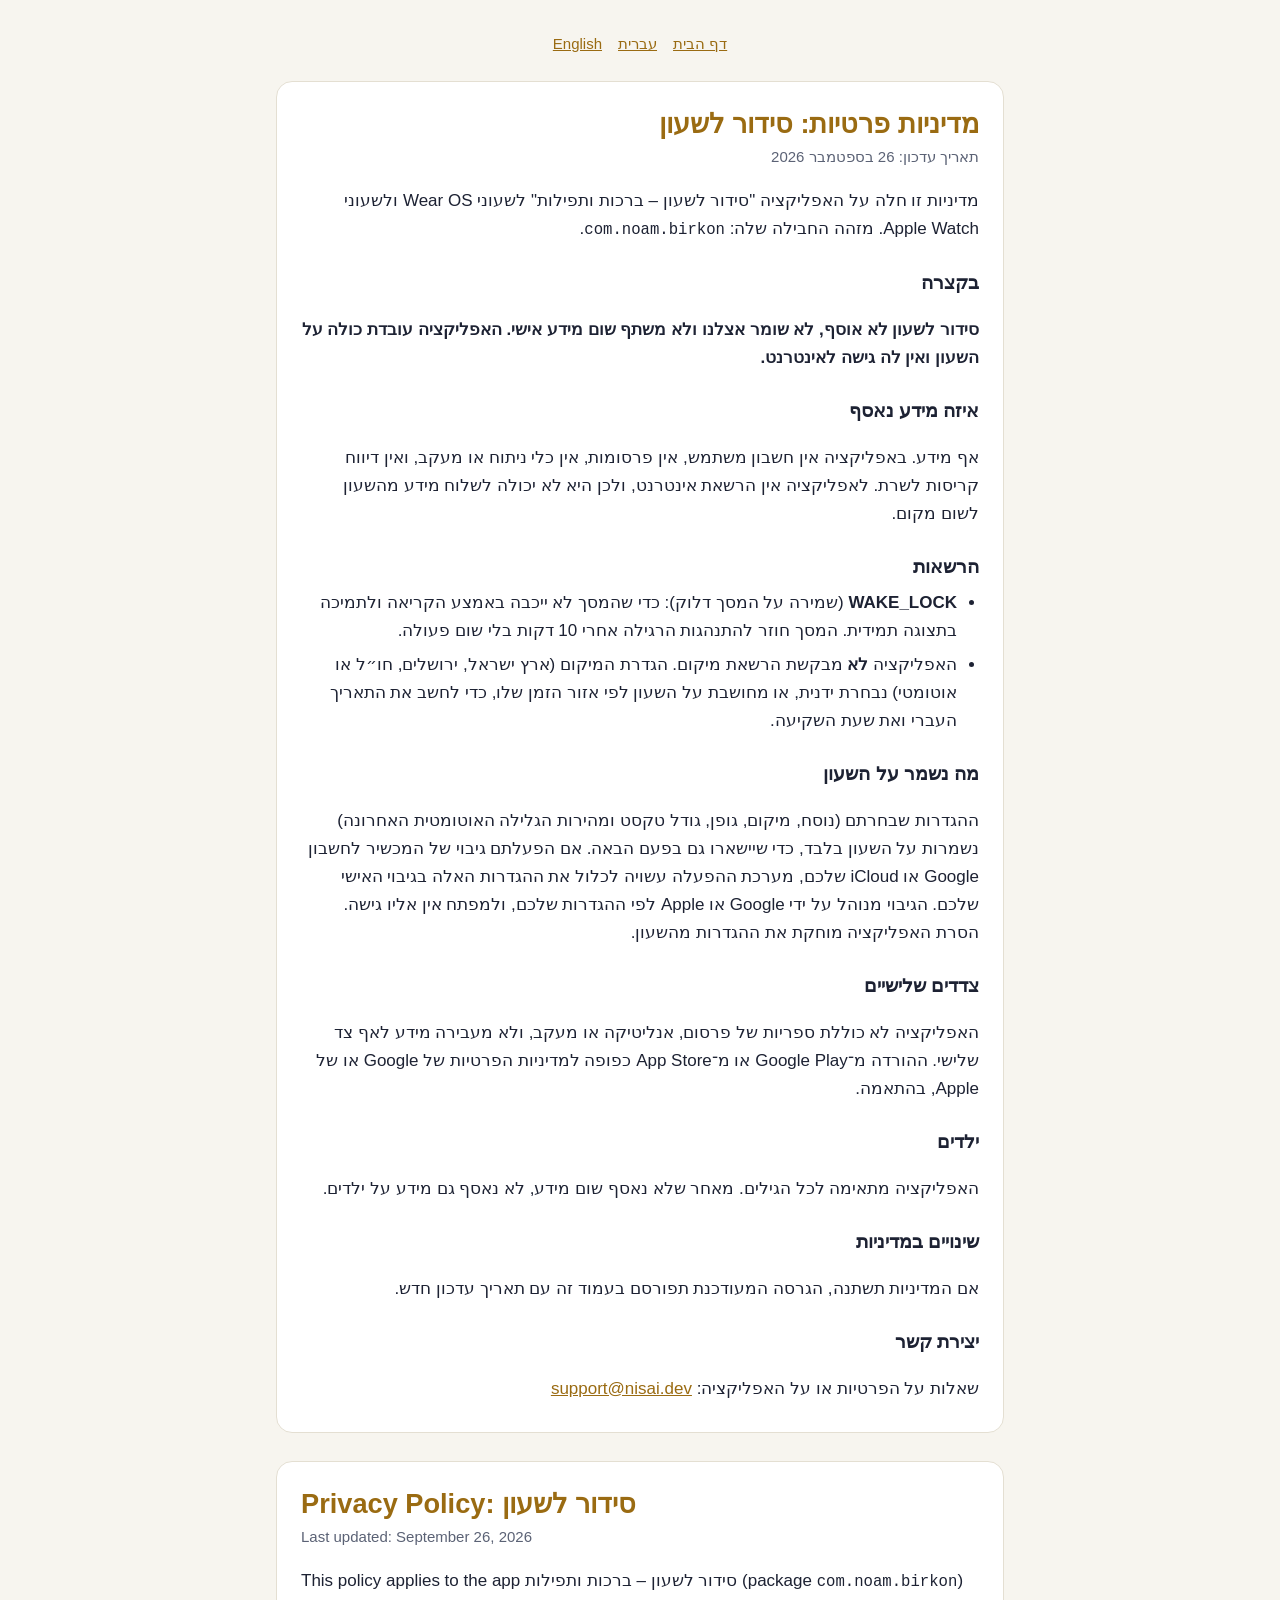
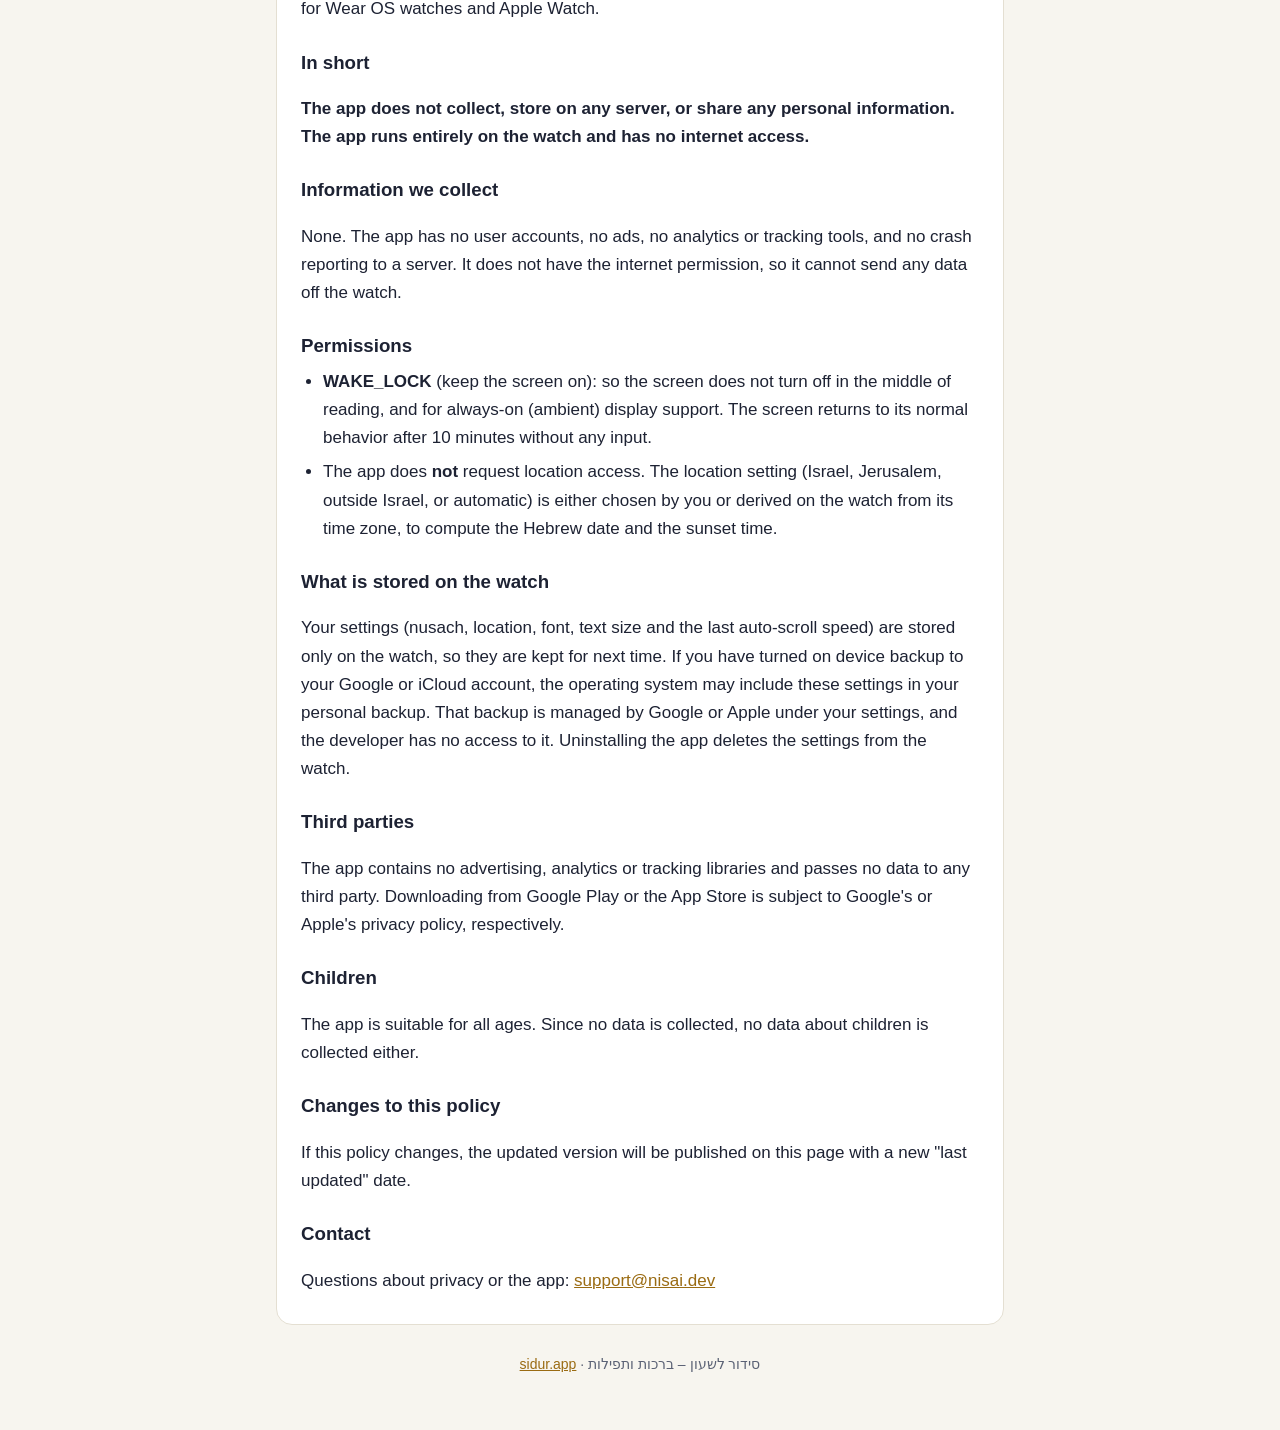
<file: privacy.html>
<!doctype html>
<html lang="he" dir="rtl">
<head>
<meta charset="utf-8">
<meta name="viewport" content="width=device-width, initial-scale=1">
<title>סידור לשעון · מדיניות פרטיות</title>
<meta name="description" content="Privacy policy for סידור לשעון – ברכות ותפילות, a Hebrew siddur and birkon for smartwatches. The app collects no data.">
<style>
  :root {
    --bg: #f7f5ef;
    --surface: #ffffff;
    --text: #1d2233;
    --muted: #5b6275;
    --accent: #9a6b12;
    --rule: #e4dfd2;
  }
  * { box-sizing: border-box; }
  body {
    margin: 0;
    background: var(--bg);
    color: var(--text);
    font-family: "Segoe UI", "Noto Sans Hebrew", "Arial Hebrew", Arial, sans-serif;
    font-size: 17px;
    line-height: 1.65;
  }
  main { max-width: 760px; margin: 0 auto; padding: 32px 16px 56px; }
  nav { display: flex; gap: 16px; justify-content: center; margin-bottom: 24px; font-size: 15px; }
  a { color: var(--accent); }
  section {
    background: var(--surface);
    border: 1px solid var(--rule);
    border-radius: 16px;
    padding: 24px 24px 12px;
    margin-bottom: 28px;
  }
  h1 { font-size: 1.6em; line-height: 1.3; margin: 0 0 4px; color: var(--accent); }
  h2 { font-size: 1.1em; margin: 24px 0 6px; }
  .date { color: var(--muted); margin: 0 0 12px; font-size: 15px; }
  .lead { font-weight: 600; }
  ul { padding-inline-start: 22px; margin: 6px 0; }
  li { margin-bottom: 6px; }
  code { font-size: 0.92em; overflow-wrap: anywhere; }
  footer { text-align: center; color: var(--muted); font-size: 14px; }
</style>
</head>
<body>
<main>
  <nav><a href="./">דף הבית</a><a href="#he">עברית</a><a href="#en" lang="en" dir="ltr">English</a></nav>

  <section id="he" lang="he" dir="rtl">
    <h1>מדיניות פרטיות: סידור לשעון</h1>
    <p class="date">תאריך עדכון: 26 בספטמבר 2026</p>
    <p>מדיניות זו חלה על האפליקציה "סידור לשעון – ברכות ותפילות" לשעוני <bdi>Wear OS</bdi> ולשעוני <bdi>Apple Watch</bdi>. מזהה החבילה שלה: <code dir="ltr">com.noam.birkon</code>.</p>

    <h2>בקצרה</h2>
    <p class="lead">סידור לשעון לא אוסף, לא שומר אצלנו ולא משתף שום מידע אישי. האפליקציה עובדת כולה על השעון ואין לה גישה לאינטרנט.</p>

    <h2>איזה מידע נאסף</h2>
    <p>אף מידע. באפליקציה אין חשבון משתמש, אין פרסומות, אין כלי ניתוח או מעקב, ואין דיווח קריסות לשרת. לאפליקציה אין הרשאת אינטרנט, ולכן היא לא יכולה לשלוח מידע מהשעון לשום מקום.</p>

    <h2>הרשאות</h2>
    <ul>
      <li><strong dir="ltr">WAKE_LOCK</strong> (שמירה על המסך דלוק): כדי שהמסך לא ייכבה באמצע הקריאה ולתמיכה בתצוגה תמידית. המסך חוזר להתנהגות הרגילה אחרי 10 דקות בלי שום פעולה.</li>
      <li>האפליקציה <strong>לא</strong> מבקשת הרשאת מיקום. הגדרת המיקום (ארץ ישראל, ירושלים, חו״ל או אוטומטי) נבחרת ידנית, או מחושבת על השעון לפי אזור הזמן שלו, כדי לחשב את התאריך העברי ואת שעת השקיעה.</li>
    </ul>

    <h2>מה נשמר על השעון</h2>
    <p>ההגדרות שבחרתם (נוסח, מיקום, גופן, גודל טקסט ומהירות הגלילה האוטומטית האחרונה) נשמרות על השעון בלבד, כדי שיישארו גם בפעם הבאה. אם הפעלתם גיבוי של המכשיר לחשבון Google או iCloud שלכם, מערכת ההפעלה עשויה לכלול את ההגדרות האלה בגיבוי האישי שלכם. הגיבוי מנוהל על ידי Google או Apple לפי ההגדרות שלכם, ולמפתח אין אליו גישה. הסרת האפליקציה מוחקת את ההגדרות מהשעון.</p>

    <h2>צדדים שלישיים</h2>
    <p>האפליקציה לא כוללת ספריות של פרסום, אנליטיקה או מעקב, ולא מעבירה מידע לאף צד שלישי. ההורדה מ־Google Play או מ־App Store כפופה למדיניות הפרטיות של Google או של Apple, בהתאמה.</p>

    <h2>ילדים</h2>
    <p>האפליקציה מתאימה לכל הגילים. מאחר שלא נאסף שום מידע, לא נאסף גם מידע על ילדים.</p>

    <h2>שינויים במדיניות</h2>
    <p>אם המדיניות תשתנה, הגרסה המעודכנת תפורסם בעמוד זה עם תאריך עדכון חדש.</p>

    <h2>יצירת קשר</h2>
    <p>שאלות על הפרטיות או על האפליקציה: <a href="mailto:support@nisai.dev" dir="ltr">support@nisai.dev</a></p>
  </section>

  <section id="en" lang="en" dir="ltr">
    <h1>Privacy Policy: <span lang="he" dir="rtl">סידור לשעון</span></h1>
    <p class="date">Last updated: September 26, 2026</p>
    <p>This policy applies to the app <span lang="he" dir="rtl">סידור לשעון – ברכות ותפילות</span> (package <code>com.noam.birkon</code>) for Wear OS watches and Apple Watch.</p>

    <h2>In short</h2>
    <p class="lead">The app does not collect, store on any server, or share any personal information. The app runs entirely on the watch and has no internet access.</p>

    <h2>Information we collect</h2>
    <p>None. The app has no user accounts, no ads, no analytics or tracking tools, and no crash reporting to a server. It does not have the internet permission, so it cannot send any data off the watch.</p>

    <h2>Permissions</h2>
    <ul>
      <li><strong>WAKE_LOCK</strong> (keep the screen on): so the screen does not turn off in the middle of reading, and for always-on (ambient) display support. The screen returns to its normal behavior after 10 minutes without any input.</li>
      <li>The app does <strong>not</strong> request location access. The location setting (Israel, Jerusalem, outside Israel, or automatic) is either chosen by you or derived on the watch from its time zone, to compute the Hebrew date and the sunset time.</li>
    </ul>

    <h2>What is stored on the watch</h2>
    <p>Your settings (nusach, location, font, text size and the last auto-scroll speed) are stored only on the watch, so they are kept for next time. If you have turned on device backup to your Google or iCloud account, the operating system may include these settings in your personal backup. That backup is managed by Google or Apple under your settings, and the developer has no access to it. Uninstalling the app deletes the settings from the watch.</p>

    <h2>Third parties</h2>
    <p>The app contains no advertising, analytics or tracking libraries and passes no data to any third party. Downloading from Google Play or the App Store is subject to Google's or Apple's privacy policy, respectively.</p>

    <h2>Children</h2>
    <p>The app is suitable for all ages. Since no data is collected, no data about children is collected either.</p>

    <h2>Changes to this policy</h2>
    <p>If this policy changes, the updated version will be published on this page with a new "last updated" date.</p>

    <h2>Contact</h2>
    <p>Questions about privacy or the app: <a href="mailto:support@nisai.dev">support@nisai.dev</a></p>
  </section>

  <footer>סידור לשעון – ברכות ותפילות · <a href="https://sidur.app/">sidur.app</a></footer>
</main>
</body>
</html>
</file>
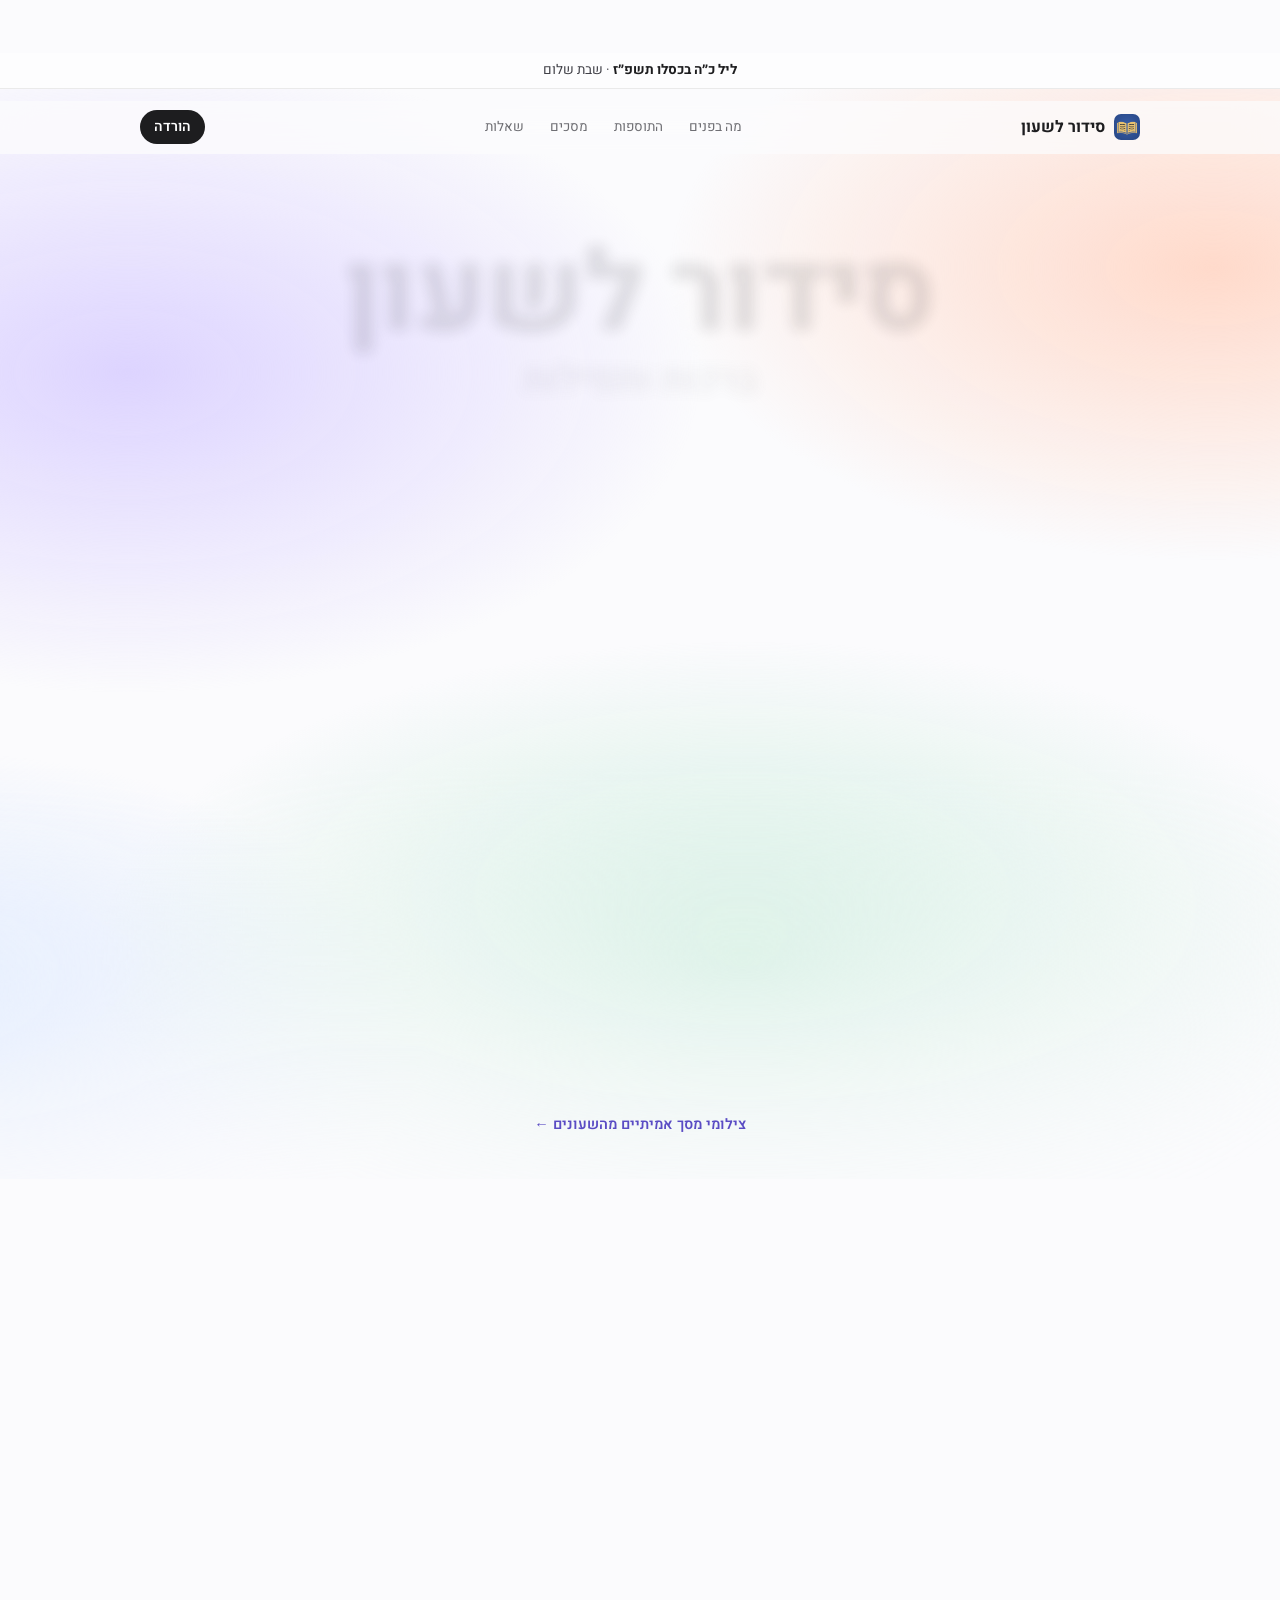
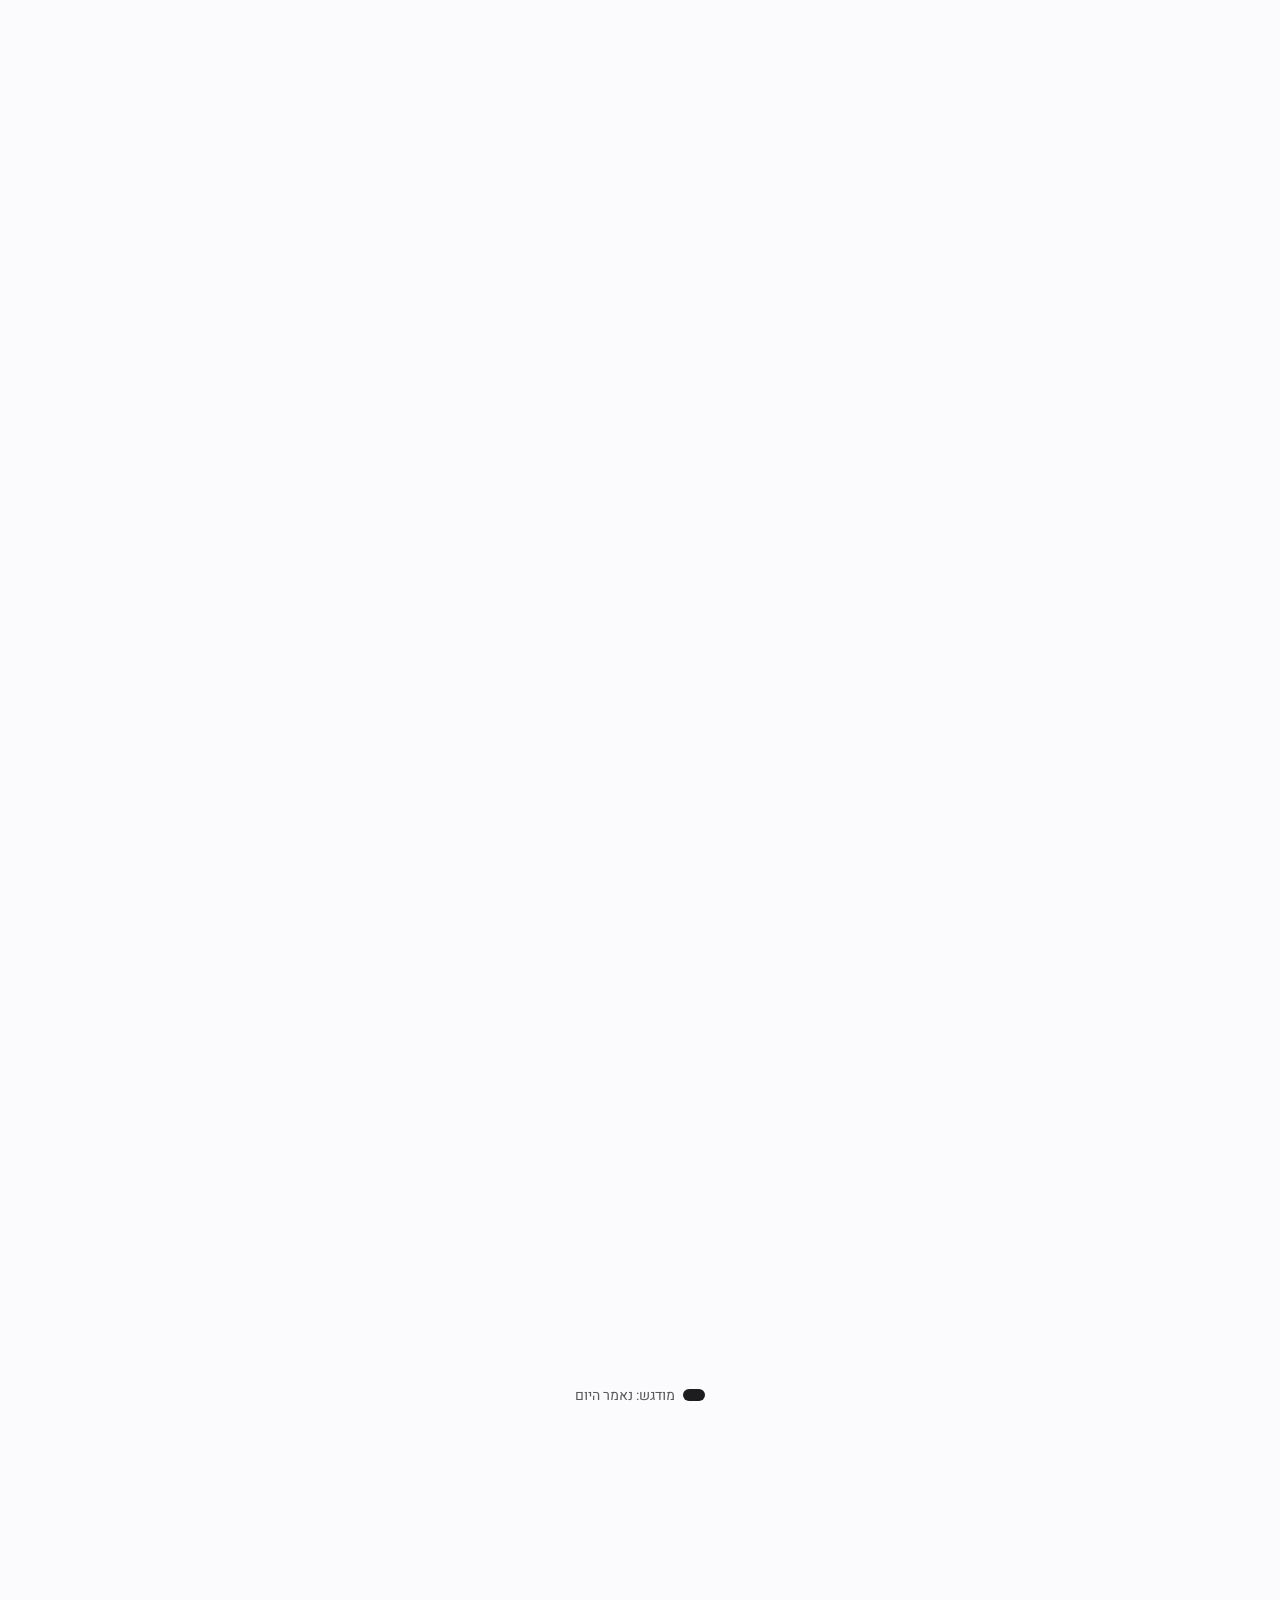
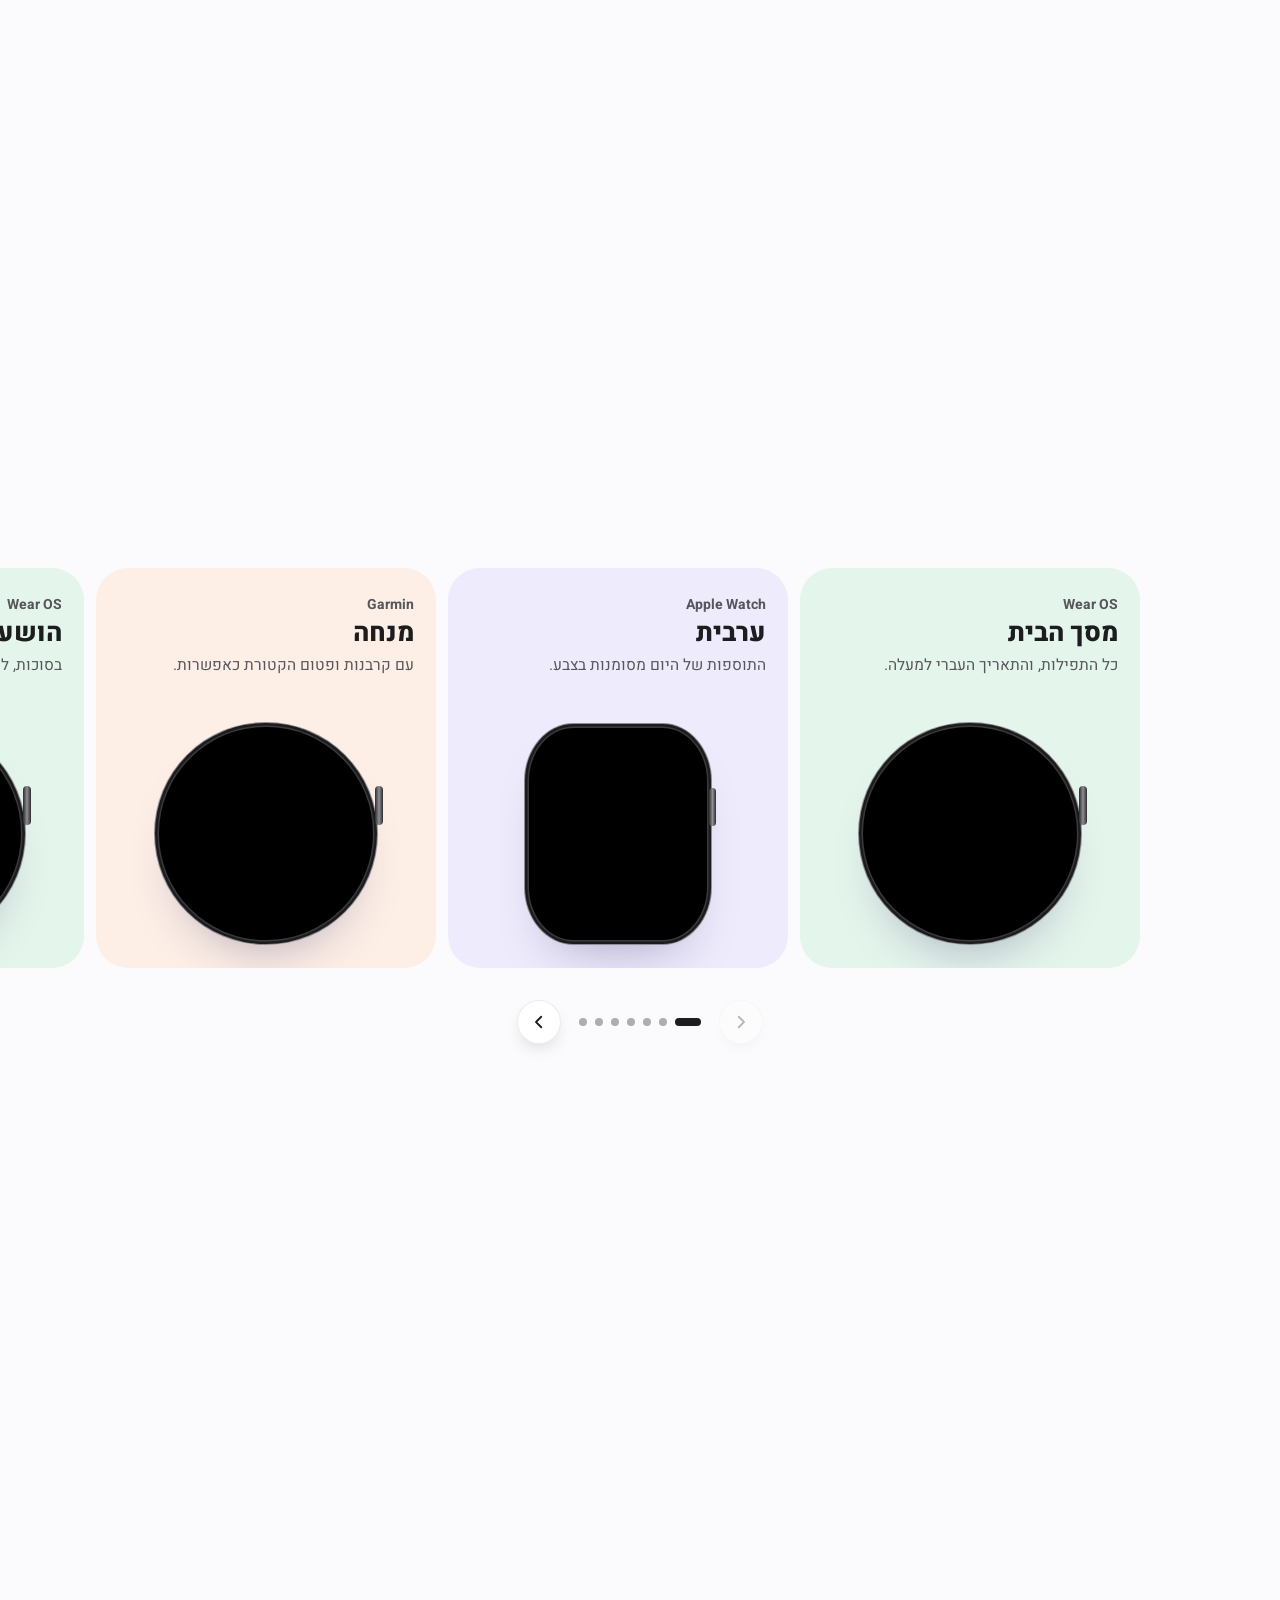
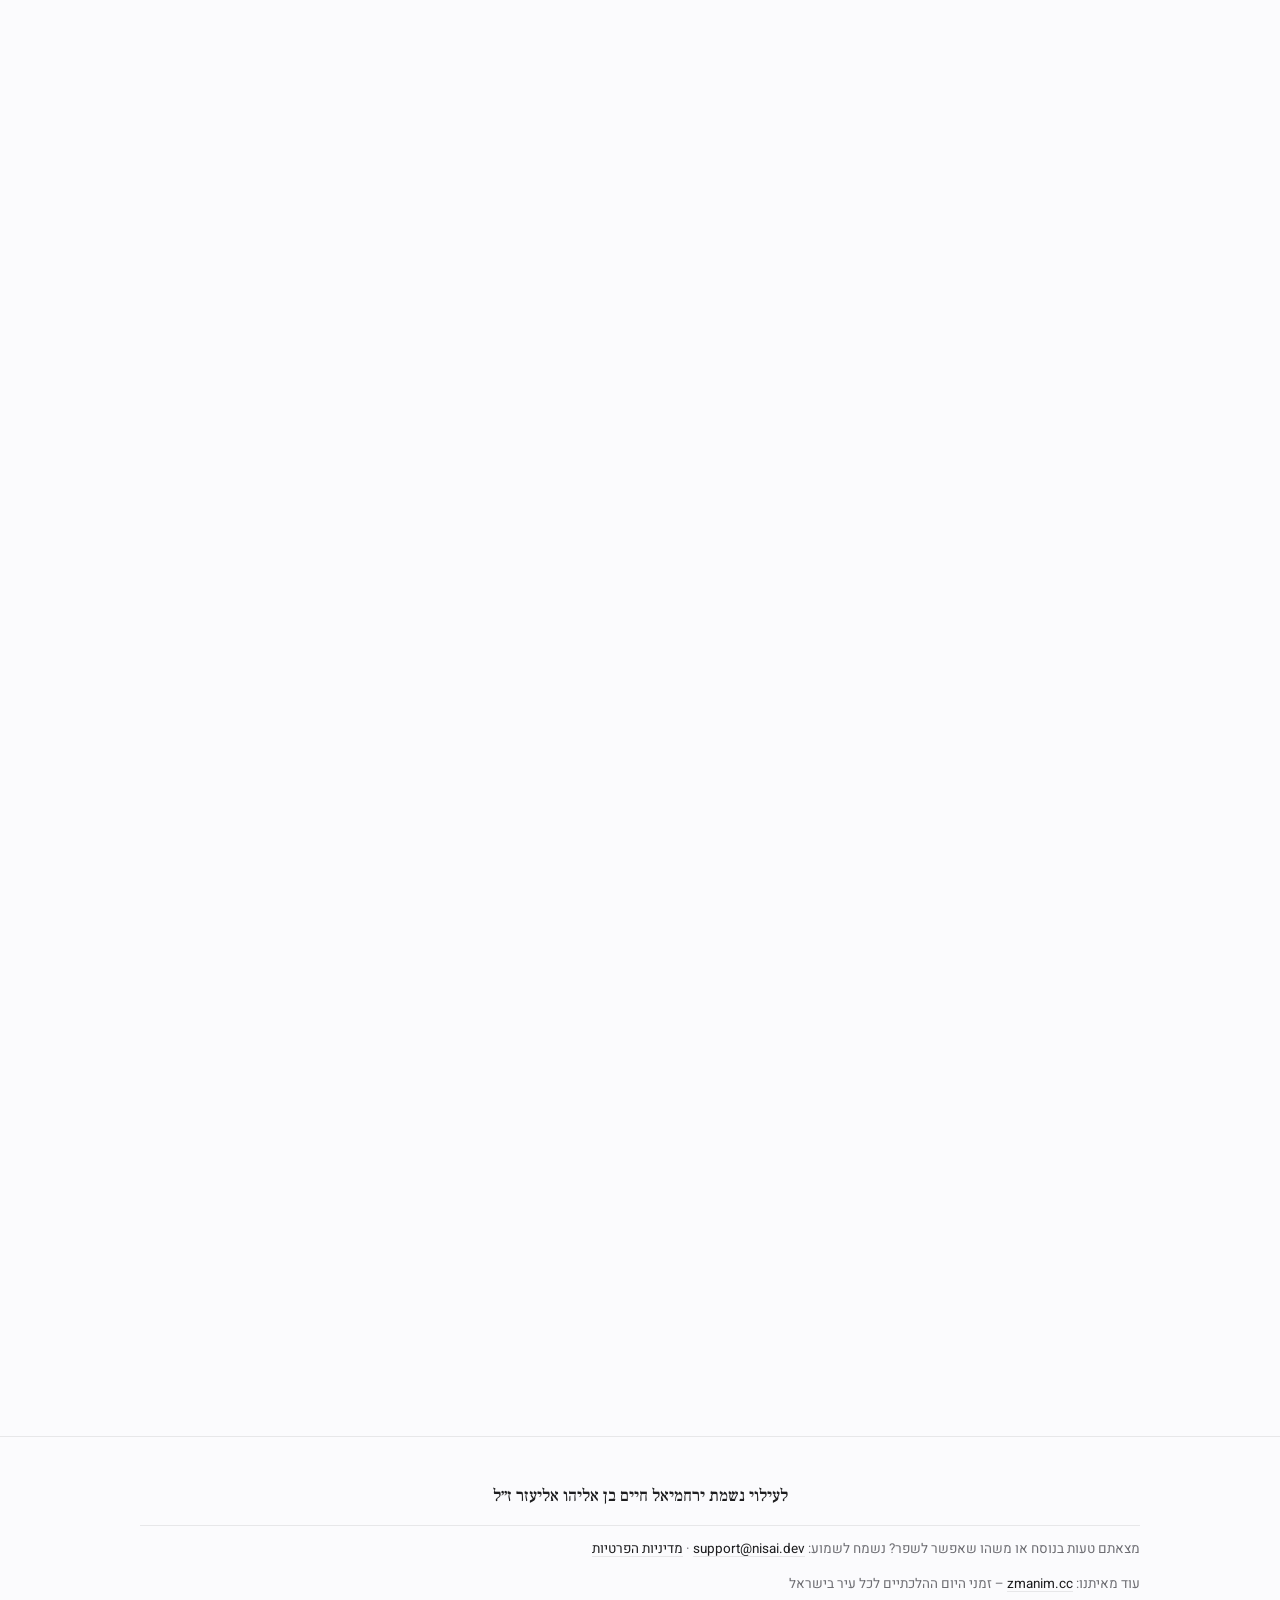
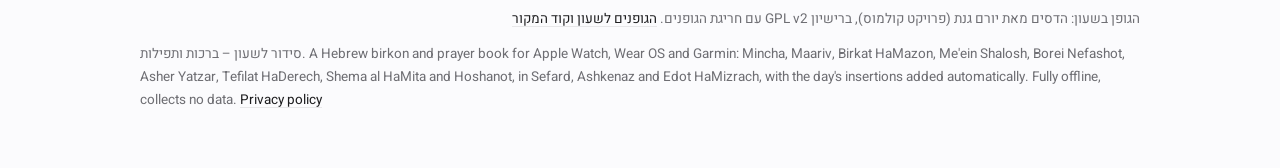
<file: support.html>
<!doctype html><html lang="he" dir="rtl"><head><meta charset="utf-8"><meta http-equiv="refresh" content="0; url=./#support"><title>תמיכה · סידור לשעון</title></head><body><a href="./#support">תמיכה</a></body></html>
</file>
